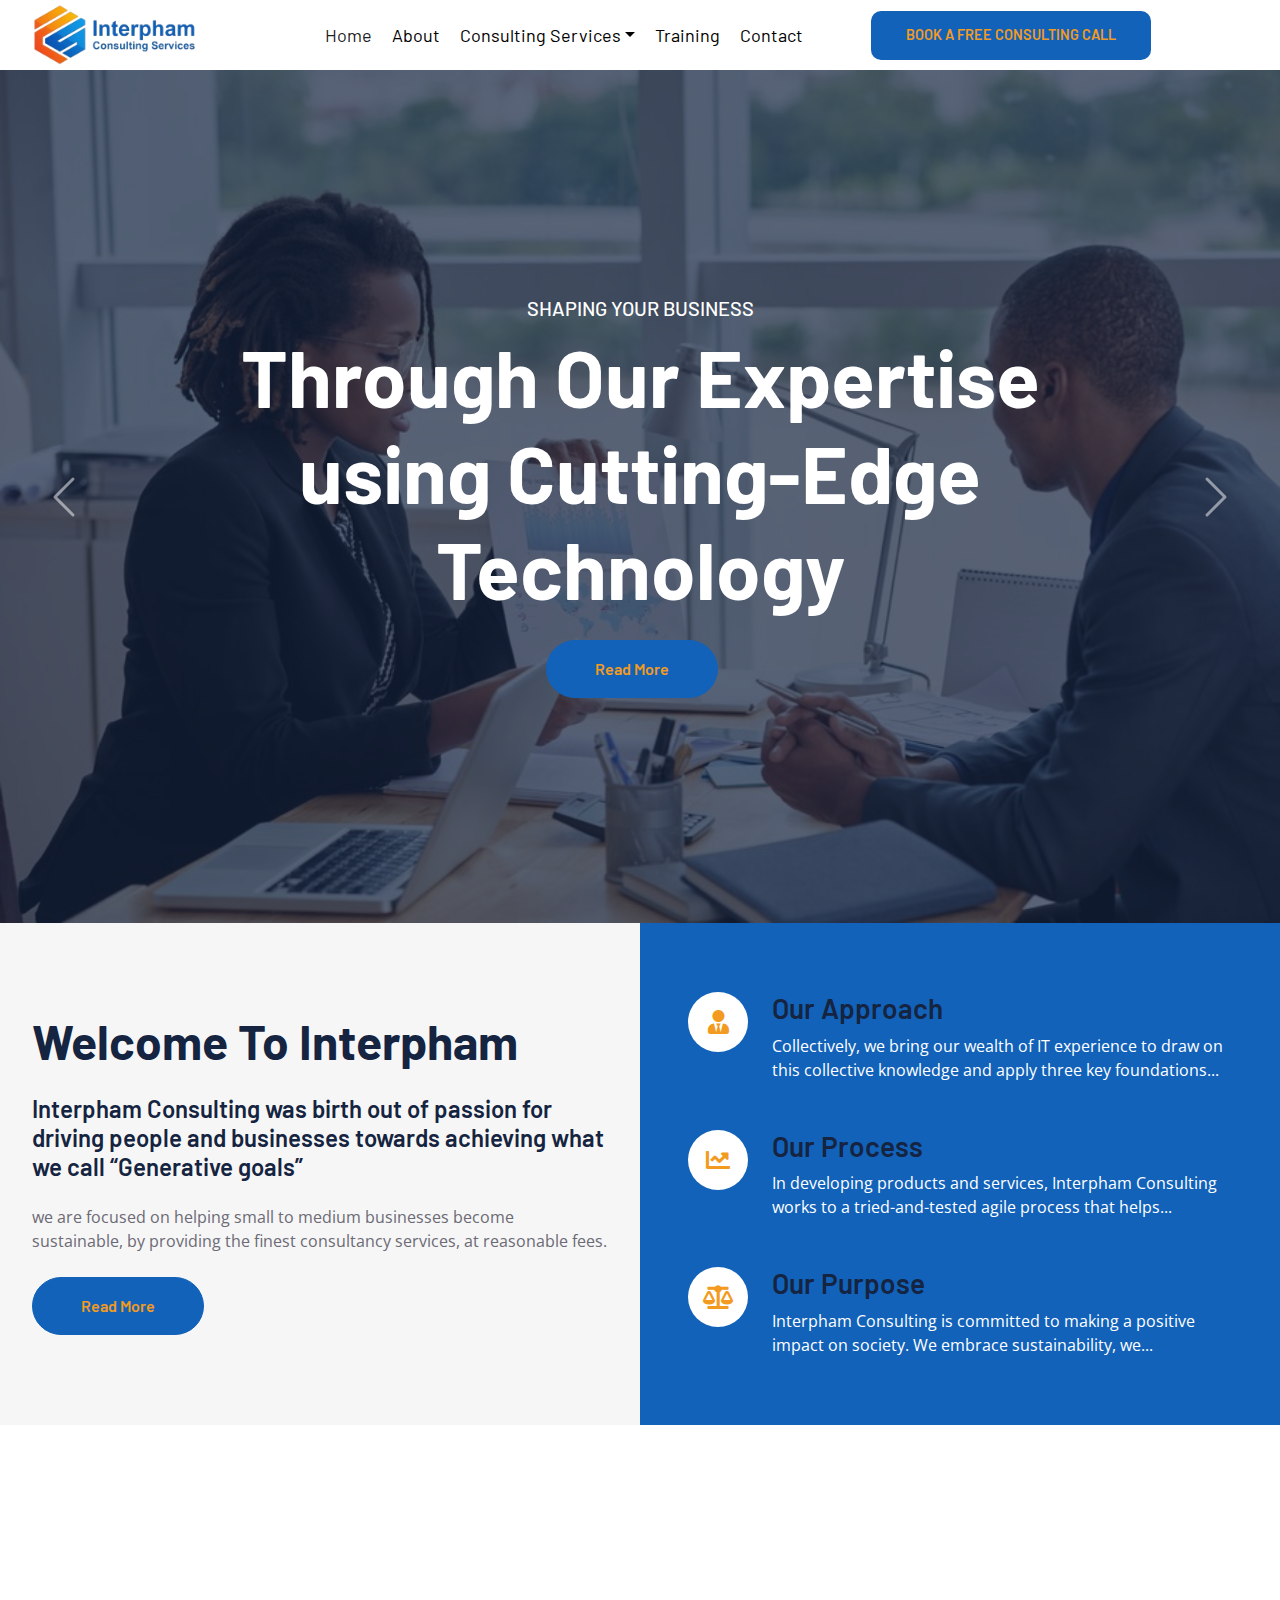
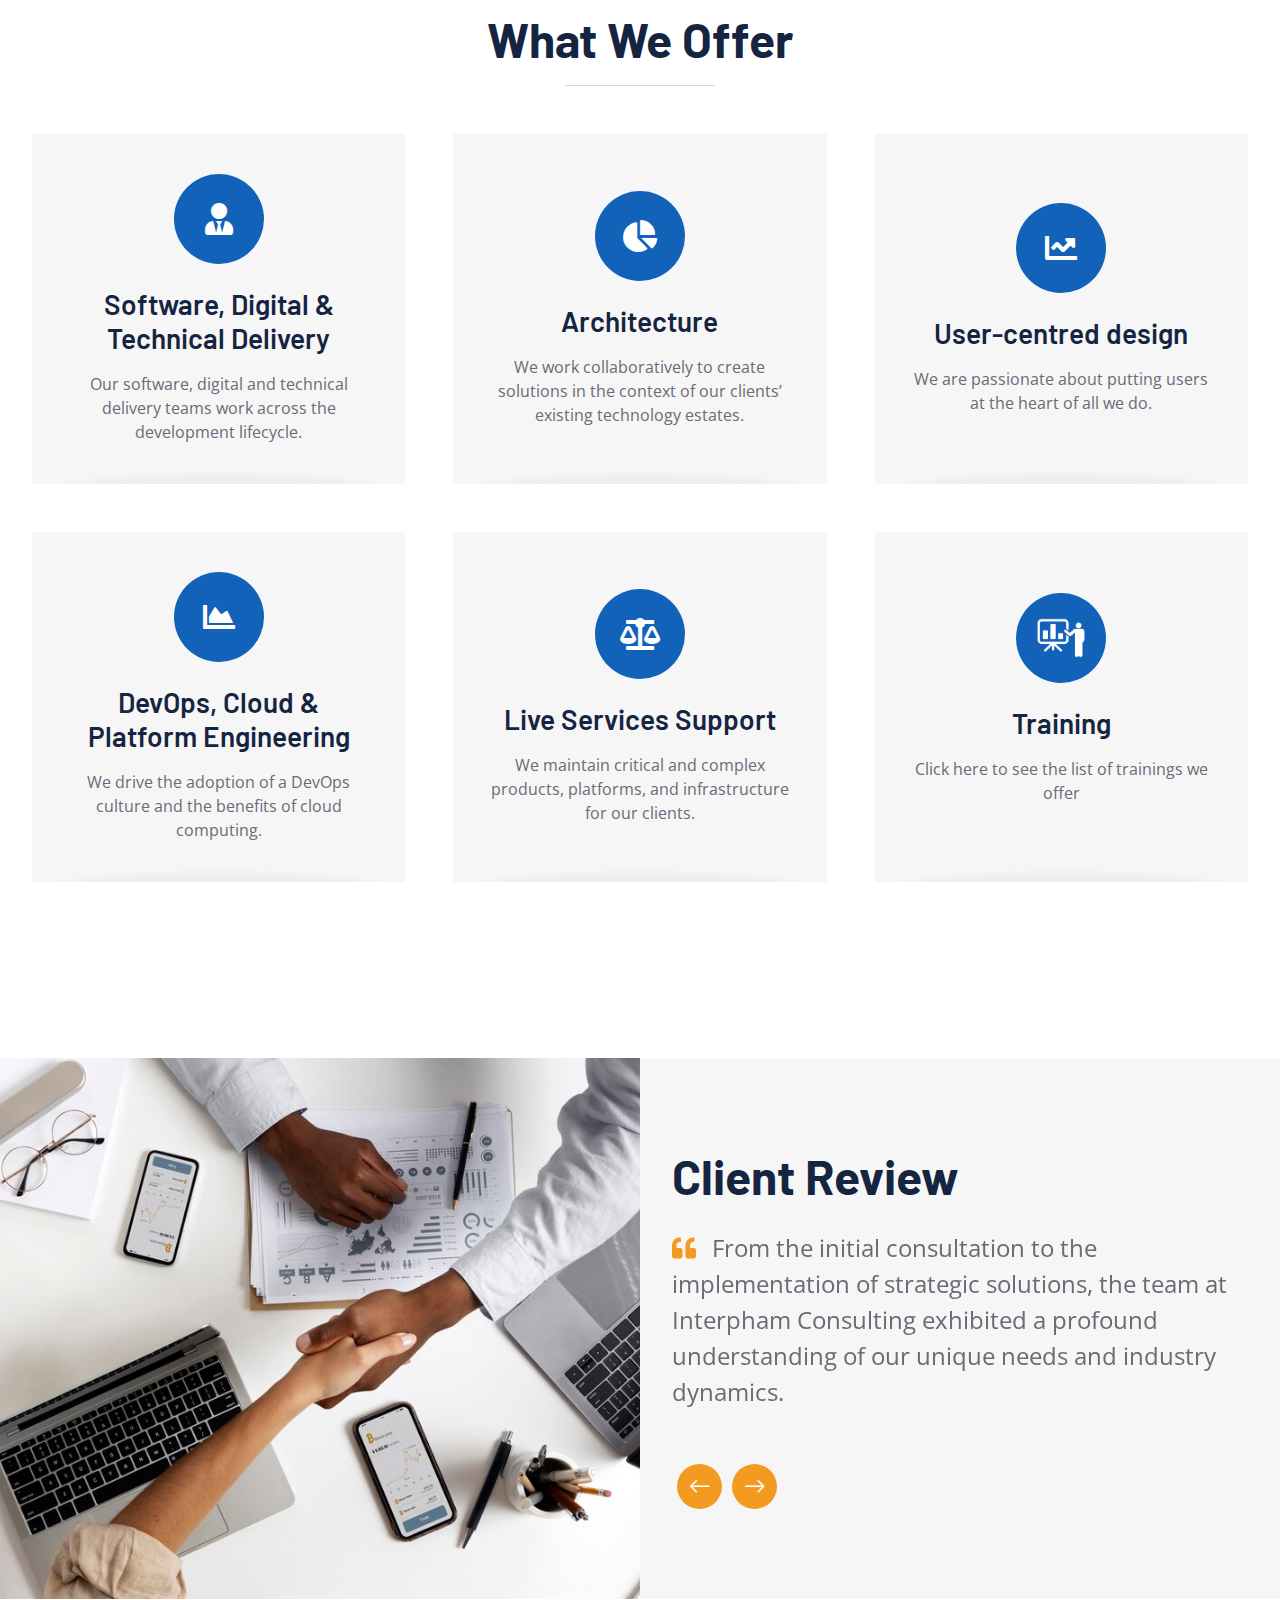
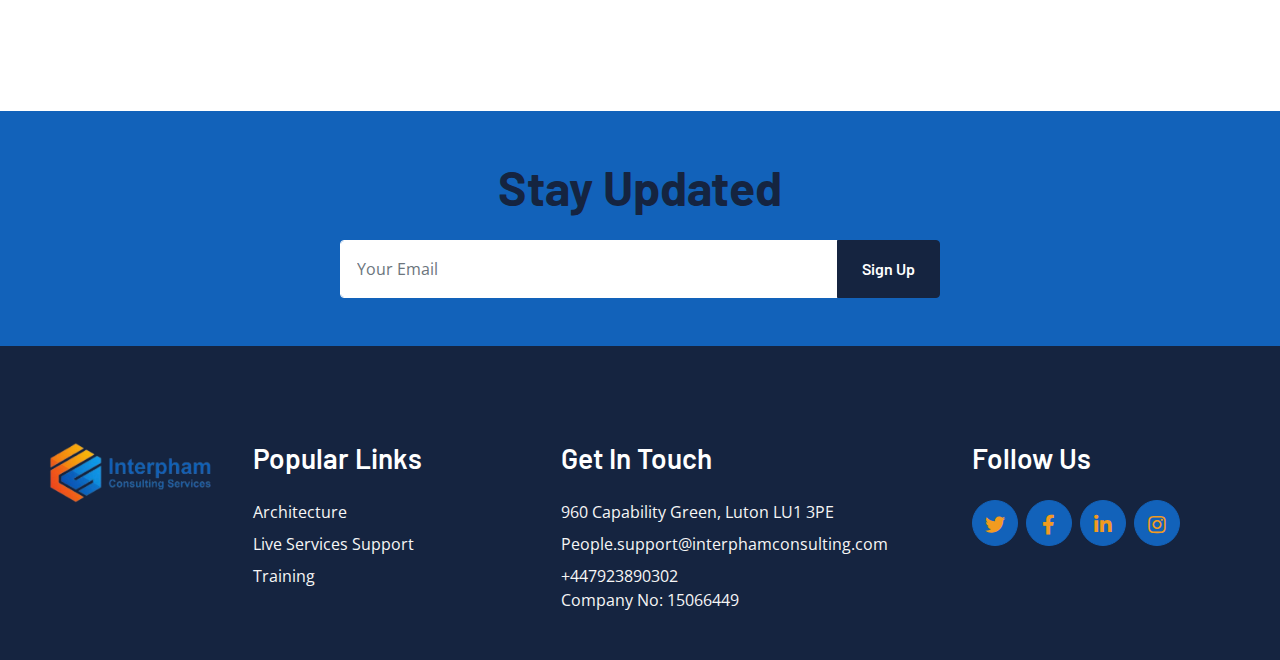
<file: index.html>
<!DOCTYPE html>
<html lang="en">

<head>
    <meta charset="utf-8">
    <title>INTERPHAM CONSULTING - We embrace sustainability </title>
    <meta content="width=device-width, initial-scale=1.0" name="viewport">
    <meta content="Free HTML Templates" name="keywords">
    <meta content="Free HTML Templates" name="description">

    <!-- Favicon -->
    <link href="img/favicon.ico" rel="icon">

    <!-- Google Web Fonts -->
    <link rel="preconnect" href="https://fonts.googleapis.com">
    <link rel="preconnect" href="https://fonts.gstatic.com" crossorigin>
    <link href="https://fonts.googleapis.com/css2?family=Barlow:wght@500;600;700&family=Open+Sans:wght@400;600&display=swap" rel="stylesheet"> 

    <!-- Icon Font Stylesheet -->
    <link href="https://cdnjs.cloudflare.com/ajax/libs/font-awesome/5.10.0/css/all.min.css" rel="stylesheet">
    <link href="https://cdn.jsdelivr.net/npm/bootstrap-icons@1.4.1/font/bootstrap-icons.css" rel="stylesheet">

    <!-- Libraries Stylesheet -->
    <link href="lib/owlcarousel/assets/owl.carousel.min.css" rel="stylesheet">

    <!-- Customized Bootstrap Stylesheet -->
    <link href="css/bootstrap.min.css" rel="stylesheet">

    <!-- Template Stylesheet -->
    <link href="css/style.css" rel="stylesheet">
</head>




    <!-- Navbar Start -->
    <nav class="navbar navbar-expand-lg bg-white navbar-light shadow-sm px-5 py-3 py-lg-0">
        <a href="index.html" class="navbar-brand p-0">
            <img src="img/logointerpham.png" alt="logo" class="logoimg">
        </a>
        <button class="navbar-toggler" type="button" data-bs-toggle="collapse" data-bs-target="#navbarCollapse">
            <span class="navbar-toggler-icon"></span>
        </button>
        <div class="collapse navbar-collapse" id="navbarCollapse">
            <div class="navbar-nav ms-auto ">
                <a href="index.html" class="nav-item nav-link active">Home</a>
                <a href="about.html" class="nav-item nav-link">About</a>
                <div class="nav-item dropdown">
                    <a href="#" class="nav-link dropdown-toggle" data-bs-toggle="dropdown">Consulting Services</a>
                    <div class="dropdown-menu m-0">
                        <a href="software-delivery.html" class="dropdown-item">Software, Technical Delivery</a>
                        <a href="architecture.html" class="dropdown-item">Architecture</a>
                        <a href="usercenter.html" class="dropdown-item">User-centred Design</a>
                        <a href="devopsengineering.html" class="dropdown-item">DevOps, Cloud & Platform Engineering</a>
                        <a href="liveservices.html" class="dropdown-item">Live Services Support</a>
                    </div>
                </div>
                <a href="training.html" class="nav-item nav-link">Training</a>
                <a href="contact.html" class="nav-item nav-link">Contact</a>
            </div>
            <button class="nav-but" style="margin-left: 4em;"><a href="contact.html" style="color: #F29B20;">BOOK A FREE CONSULTING CALL</a></button>
        </div>
    </nav>
    <!-- Navbar End -->


    <!-- Carousel Start -->
    <div class="container-fluid p-0">
        <div id="header-carousel" class="carousel slide carousel-fade" data-bs-ride="carousel">
            <div class="carousel-inner">
                <div class="carousel-item active">
                    <img class="w-100" src="img/carousel-1.jpg" alt="Image">
                    <div class="carousel-caption d-flex flex-column align-items-center justify-content-center">
                        <div class="p-3" style="max-width: 900px;">
                            <h5 class="text-white text-uppercase">Shaping Your Business</h5>
                            <h1 class="display-1 text-white mb-md-4">Through Our Expertise using Cutting-Edge Technology</h1>
                            <a href="about.html" class="btn btn-primary py-md-3 px-md-5 me-3 rounded-pill">Read More</a>
                        </div>
                    </div>
                </div>
                <div class="carousel-item">
                    <img class="w-100" src="img/carousel-2.jpg" alt="Image">
                    <div class="carousel-caption d-flex flex-column align-items-center justify-content-center">
                        <div class="p-3" style="max-width: 900px;">
                            <h5 class="text-white text-uppercase">Business Consultancy</h5>
                            <h1 class="display-1 text-white mb-md-4">Strong business strategy to grow your business</h1>
                            <a href="about.html" class="btn btn-primary py-md-3 px-md-5 me-3 rounded-pill">Read More</a>
                        </div>
                    </div>
                </div>
            </div>
            <button class="carousel-control-prev" type="button" data-bs-target="#header-carousel"
                data-bs-slide="prev">
                <span class="carousel-control-prev-icon" aria-hidden="true"></span>
                <span class="visually-hidden">Previous</span>
            </button>
            <button class="carousel-control-next" type="button" data-bs-target="#header-carousel"
                data-bs-slide="next">
                <span class="carousel-control-next-icon" aria-hidden="true"></span>
                <span class="visually-hidden">Next</span>
            </button>
        </div>
    </div>
    <!-- Carousel End -->


    <!-- About Start -->
    <div class="container-fluid bg-secondary p-0">
        <div class="row g-0">
            <div class="col-lg-6 py-6 px-5">
                <h1 class="display-5 mb-4">Welcome To Interpham</h1>
                <h4 class="mb-4" style="color: #152440;">Interpham Consulting was birth out of passion for driving people and businesses towards achieving what we call “Generative goals”</h4>
                <p class="mb-4"> we are focused on helping small to medium businesses become sustainable, by providing the finest consultancy services, at reasonable fees.</p>
                <a href="about.html" class="btn btn-primary py-md-3 px-md-5 rounded-pill">Read More</a>
            </div>
            <div class="col-lg-6">
                <div class="h-100 d-flex flex-column justify-content-center bg-primary p-5">
                    <div class="d-flex text-white mb-5">
                        <div class="d-flex flex-shrink-0 align-items-center justify-content-center bg-white text-primary rounded-circle mx-auto mb-4" style="width: 60px; height: 60px;">
                            <i class="fa fa-user-tie fs-4"></i>
                        </div>
                        <div class="ps-4">
                            <h3>Our Approach</h3>
                            <p class="mb-0">Collectively, we bring our wealth of IT experience to draw on this collective knowledge and apply three key foundations...</p>
                        </div>
                    </div>
                    <div class="d-flex text-white mb-5">
                        <div class="d-flex flex-shrink-0 align-items-center justify-content-center bg-white text-primary rounded-circle mx-auto mb-4" style="width: 60px; height: 60px;">
                            <i class="fa fa-chart-line fs-4"></i>
                        </div>
                        <div class="ps-4">
                            <h3>Our Process</h3>
                            <p class="mb-0">In developing products and services, Interpham Consulting works to a tried-and-tested agile process that helps...</p>
                        </div>
                    </div>
                    <div class="d-flex text-white">
                        <div class="d-flex flex-shrink-0 align-items-center justify-content-center bg-white text-primary rounded-circle mx-auto mb-4" style="width: 60px; height: 60px;">
                            <i class="fa fa-balance-scale fs-4"></i>
                        </div>
                        <div class="ps-4">
                            <h3>Our Purpose</h3>
                            <p class="mb-0">Interpham Consulting is committed to making a positive impact on society. We embrace sustainability, we...</p>
                        </div>
                    </div>
                </div>
            </div>
        </div>
    </div>
    <!-- About End -->
    

    <!-- Services Start -->
    <div class="container-fluid pt-6 px-5" style="margin-bottom: 8em; margin-top: 6em;">
        <div class="text-center mx-auto mb-5" style="max-width: 600px;">
            <h1 class="display-5 mb-0">What We Offer</h1>
            <hr class="w-25 mx-auto bg-primary">
        </div>
        <div class="row g-5">
            <div class="col-lg-4 col-md-6">
                <div class="service-item bg-secondary text-center px-5">
                    <div class="d-flex align-items-center justify-content-center bg-primary text-white rounded-circle mx-auto mb-4" style="width: 90px; height: 90px;">
                        <i class="fa fa-user-tie fa-2x"></i>
                    </div>
                    <h3 class="mb-3">Software, Digital & Technical Delivery</h3>
                    <p class="mb-0">Our software, digital and technical delivery teams work across the development lifecycle.
                    </p>
                </div>
            </div>
            <div class="col-lg-4 col-md-6">
                <div class="service-item bg-secondary text-center px-5">
                    <div class="d-flex align-items-center justify-content-center bg-primary text-white rounded-circle mx-auto mb-4" style="width: 90px; height: 90px;">
                        <i class="fa fa-chart-pie fa-2x"></i>
                    </div>
                    <h3 class="mb-3">Architecture</h3>
                    <p class="mb-0">We work collaboratively to create solutions in the context of our clients’ existing technology estates.</p>
                </div>
            </div>
            <div class="col-lg-4 col-md-6">
                <div class="service-item bg-secondary text-center px-5">
                    <div class="d-flex align-items-center justify-content-center bg-primary text-white rounded-circle mx-auto mb-4" style="width: 90px; height: 90px;">
                        <i class="fa fa-chart-line fa-2x"></i>
                    </div>
                    <h3 class="mb-3">User-centred design</h3>
                    <p class="mb-0">We are passionate about putting users at the heart of all we do.</p>
                </div>
            </div>
            <div class="col-lg-4 col-md-6">
                <div class="service-item bg-secondary text-center px-5">
                    <div class="d-flex align-items-center justify-content-center bg-primary text-white rounded-circle mx-auto mb-4" style="width: 90px; height: 90px;">
                        <i class="fa fa-chart-area fa-2x"></i>
                    </div>
                    <h3 class="mb-3">DevOps, Cloud & Platform Engineering</h3>
                    <p class="mb-0">We drive the adoption of a DevOps culture and the benefits of cloud computing.</p>
                </div>
            </div>
            <div class="col-lg-4 col-md-6">
                <div class="service-item bg-secondary text-center px-5">
                    <div class="d-flex align-items-center justify-content-center bg-primary text-white rounded-circle mx-auto mb-4" style="width: 90px; height: 90px;">
                        <i class="fa fa-balance-scale fa-2x"></i>
                    </div>
                    <h3 class="mb-3">Live Services Support</h3>
                    <p class="mb-0">We maintain critical and complex products, platforms, and infrastructure for our clients.</p>
                </div>
            </div>
            <div class="col-lg-4 col-md-6">
                <div class="service-item bg-secondary text-center px-5">
                    <div class="d-flex align-items-center justify-content-center bg-primary text-white rounded-circle mx-auto mb-4" style="width: 90px; height: 90px;">
                        <img src="img/presentation.png" alt="presentation" style="width: 50px;">
                    </div>
                    <h3 class="mb-3">Training</h3>
                    <a href="training.html" class="mb-0" style="color: #6B6A75;">Click here to see the list of trainings we offer</p>
                    <!-- <button class="nav-but mt-4"><a href="training.html" style="color: #F29B20;">Click</a></button> -->
                </div>
            </div>
        </div>
    </div>
    


    <!-- Testimonial Start -->
    <div class="container-fluid bg-secondary p-0 mb-5">
        <div class="row g-0">
            <div class="col-lg-6" style="min-height: 500px;">
                <div class="position-relative h-100">
                    <img class="position-absolute w-100 h-100" src="img/testimg.jpg" style="object-fit: cover;">
                </div>
            </div>
            <div class="col-lg-6 py-6 px-5">
                <h1 class="display-5 mb-4">Client Review</h1>
                <div class="owl-carousel testimonial-carousel">
                    <div class="testimonial-item">
                        <p class="fs-4 fw-normal mb-4"><i class="fa fa-quote-left text-primary me-3">
                        </i>From the initial consultation to the implementation of strategic solutions, the 
                        team at Interpham Consulting exhibited a profound understanding of our unique needs and industry dynamics. 
                        </p>
                    </div>
                    <div class="testimonial-item">
                        <p class="fs-4 fw-normal mb-4"><i class="fa fa-quote-left text-primary me-3">
                        </i>Their comprehensive approach, coupled with a keen ability to identify innovative opportunities for improvement, 
                        set them apart in the competitive consulting landscape.
                       </p>
                    </div>
                </div>
            </div>
        </div>
    </div>
   
    

     <!-- Footer Start -->
     <div class="container-fluid bg-primary text-secondary p-5" style="margin-top: 7em;">
        <div class="row g-5">
            <div class="col-12 text-center">
                <h1 class="display-5 mb-4">Stay Updated</h1>
                <form class="mx-auto" style="max-width: 600px;">
                    <div class="input-group">
                        <input type="text" class="form-control border-white p-3" placeholder="Your Email">
                        <button class="btn btn-dark px-4">Sign Up</button>
                    </div>
                </form>
            </div>
        </div>
    </div>
    <div class="container-fluid bg-dark text-secondary p-5">
        <div class="row g-5">
            <div class="col-lg-2 col-md-6">
                <!-- <h3 class="text-white mb-4">Quick Links</h3> -->
                <div class="d-flex flex-column ">
                    <a class="text-secondary mb-2" href="index.html"> <img src="img/logointerpham.png" alt="logo" style="width: 170px;"></a>
                </div>
            </div>
            <div class="col-lg-3 col-md-6">
                <h3 class="text-white mb-4">Popular Links</h3>
                <div class="d-flex flex-column justify-content-start">
                    <a class="text-secondary mb-2" href="architecture.html">Architecture</a>
                    <a class="text-secondary mb-2" href="liveservices.html">Live Services Support</a>
                    <a class="text-secondary mb-2" href="training.html">Training</a>
                </div>
            </div>
            <div class="col-lg-4 col-md-6">
                <h3 class="text-white mb-4">Get In Touch</h3>
                <p class="mb-2">960 Capability Green, Luton LU1 3PE</p>
                <p class="mb-2">People.support@interphamconsulting.com</p>
                <p class="mb-0">+447923890302</p>
                <p class="mb-0">Company No: 15066449</p>
            </div>
            <div class="col-lg-3 col-md-6">
                <h3 class="text-white mb-4">Follow Us</h3>
                <div class="d-flex">
                    <a class="btn btn-lg btn-primary btn-lg-square rounded-circle me-2" href="#"><i class="fab fa-twitter fw-normal"></i></a>
                    <a class="btn btn-lg btn-primary btn-lg-square rounded-circle me-2" href="#"><i class="fab fa-facebook-f fw-normal"></i></a>
                    <a class="btn btn-lg btn-primary btn-lg-square rounded-circle me-2" href="#"><i class="fab fa-linkedin-in fw-normal"></i></a>
                    <a class="btn btn-lg btn-primary btn-lg-square rounded-circle" href="#"><i class="fab fa-instagram fw-normal"></i></a>
                </div>
            </div>
        </div>
    </div>
    <!-- Footer End -->


    <!-- Back to Top -->
    <a href="#" class="btn btn-lg btn-primary btn-lg-square rounded-circle back-to-top"><i class="bi bi-arrow-up"></i></a>


    <!-- JavaScript Libraries -->
    <script src="https://code.jquery.com/jquery-3.4.1.min.js"></script>
    <script src="https://cdn.jsdelivr.net/npm/bootstrap@5.0.0/dist/js/bootstrap.bundle.min.js"></script>
    <script src="lib/easing/easing.min.js"></script>
    <script src="lib/waypoints/waypoints.min.js"></script>
    <script src="lib/owlcarousel/owl.carousel.min.js"></script>

    <!-- Template Javascript -->
    <script src="js/main.js"></script>
</body>

</html>
</file>
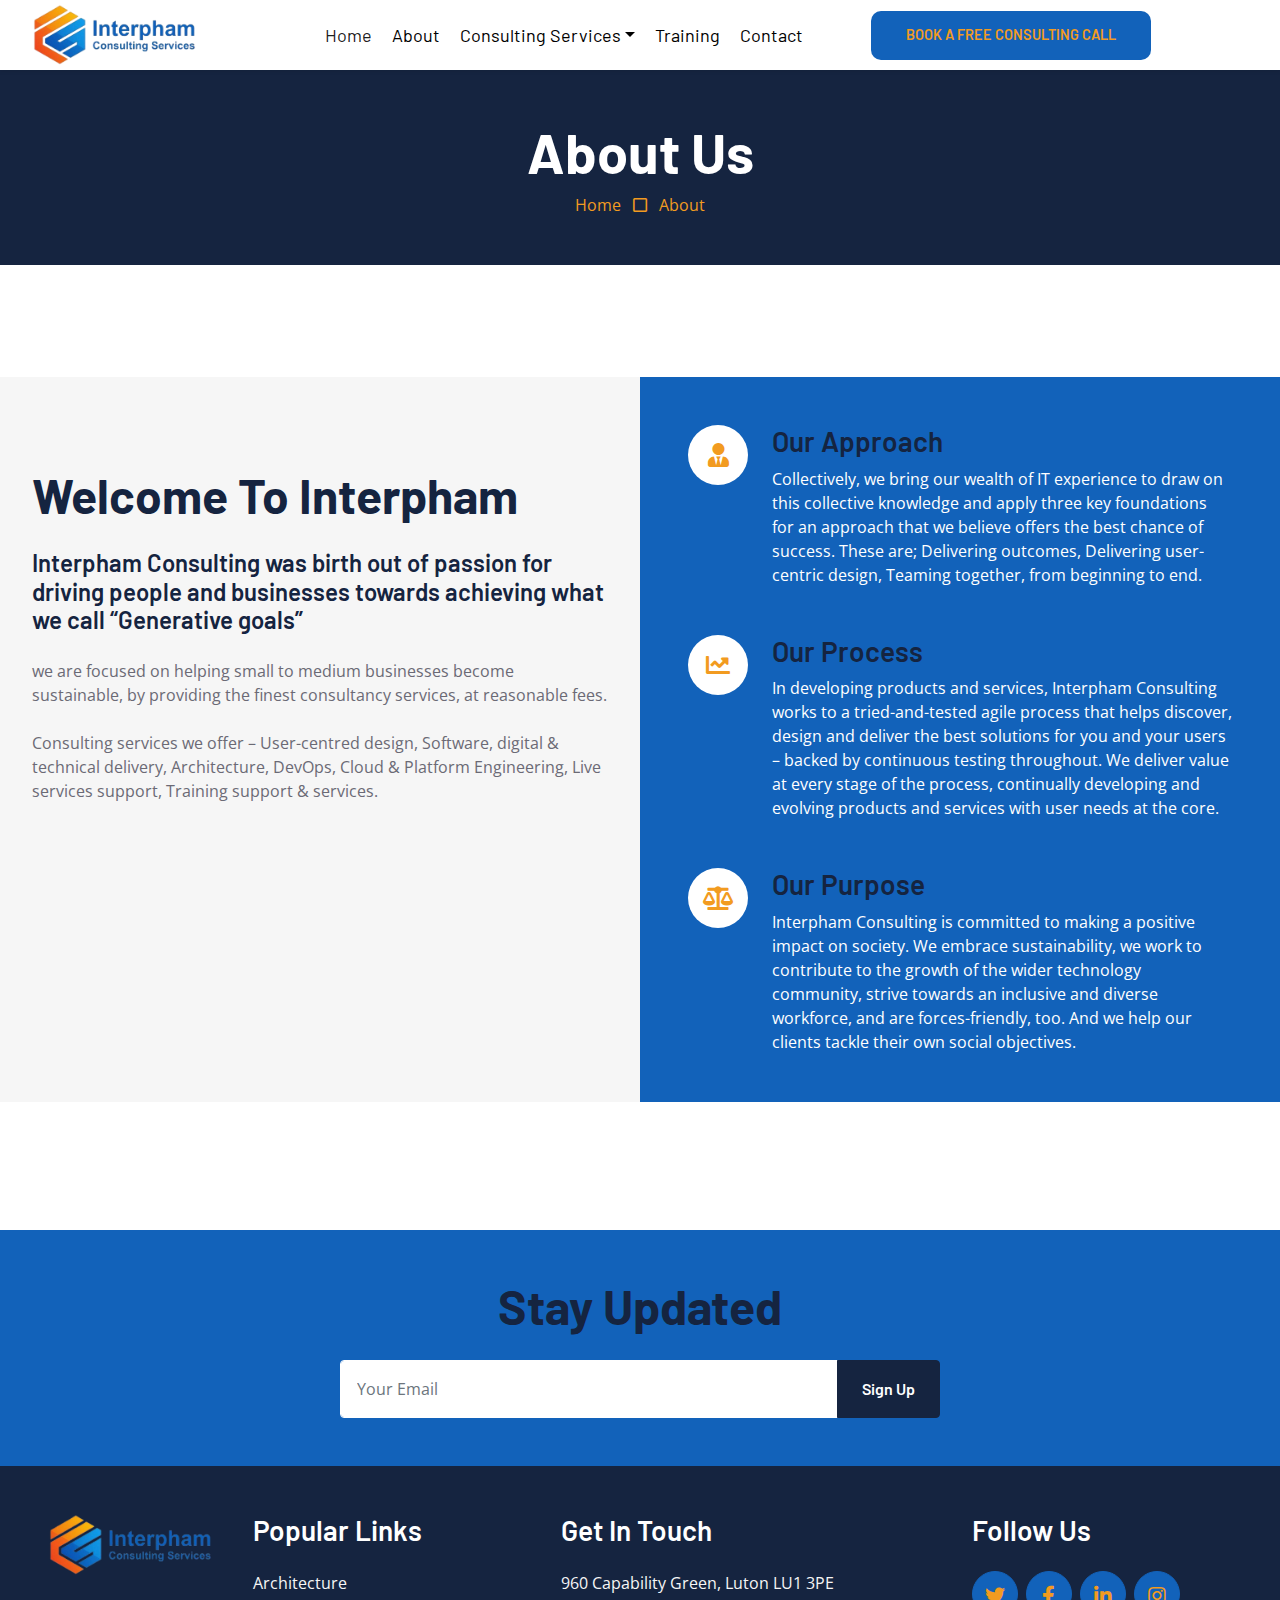
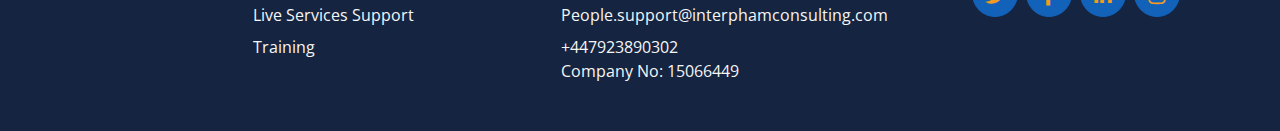
<file: about.html>
<!DOCTYPE html>
<html lang="en">

<head>
    <meta charset="utf-8">
    <title>INTERPHAM CONSULTING - We embrace sustainability </title>
    <meta content="width=device-width, initial-scale=1.0" name="viewport">
    <meta content="Free HTML Templates" name="keywords">
    <meta content="Free HTML Templates" name="description">

    <!-- Favicon -->
    <link href="img/favicon.ico" rel="icon">

    <!-- Google Web Fonts -->
    <link rel="preconnect" href="https://fonts.googleapis.com">
    <link rel="preconnect" href="https://fonts.gstatic.com" crossorigin>
    <link href="https://fonts.googleapis.com/css2?family=Barlow:wght@500;600;700&family=Open+Sans:wght@400;600&display=swap" rel="stylesheet"> 

    <!-- Icon Font Stylesheet -->
    <link href="https://cdnjs.cloudflare.com/ajax/libs/font-awesome/5.10.0/css/all.min.css" rel="stylesheet">
    <link href="https://cdn.jsdelivr.net/npm/bootstrap-icons@1.4.1/font/bootstrap-icons.css" rel="stylesheet">

    <!-- Libraries Stylesheet -->
    <link href="lib/owlcarousel/assets/owl.carousel.min.css" rel="stylesheet">

    <!-- Customized Bootstrap Stylesheet -->
    <link href="css/bootstrap.min.css" rel="stylesheet">

    <!-- Template Stylesheet -->
    <link href="css/style.css" rel="stylesheet">
</head>




    <!-- Navbar Start -->
    <nav class="navbar navbar-expand-lg bg-white navbar-light shadow-sm px-5 py-3 py-lg-0">
        <a href="index.html" class="navbar-brand p-0">
            <img src="img/logointerpham.png" alt="logo" class="logoimg">
        </a>
        <button class="navbar-toggler" type="button" data-bs-toggle="collapse" data-bs-target="#navbarCollapse">
            <span class="navbar-toggler-icon"></span>
        </button>
        <div class="collapse navbar-collapse" id="navbarCollapse">
            <div class="navbar-nav ms-auto ">
                <a href="index.html" class="nav-item nav-link active">Home</a>
                <a href="about.html" class="nav-item nav-link">About</a>
                <div class="nav-item dropdown">
                    <a href="#" class="nav-link dropdown-toggle" data-bs-toggle="dropdown">Consulting Services</a>
                    <div class="dropdown-menu m-0">
                        <a href="software-delivery.html" class="dropdown-item">Software, Technical Delivery</a>
                        <a href="architecture.html" class="dropdown-item">Architecture</a>
                        <a href="usercenter.html" class="dropdown-item">User-centred Design</a>
                        <a href="devopsengineering.html" class="dropdown-item">DevOps, Cloud & Platform Engineering</a>
                        <a href="liveservices.html" class="dropdown-item">Live Services Support</a>
                    </div>
                </div>
                <a href="training.html" class="nav-item nav-link">Training</a>
                <a href="contact.html" class="nav-item nav-link">Contact</a>
            </div>
            <button class="nav-but" style="margin-left: 4em;"><a href="contact.html" style="color: #F29B20;">BOOK A FREE CONSULTING CALL</a></button>
        </div>
    </nav>
    <!-- Navbar End -->


    <!-- Page Header Start -->
    <div class="container-fluid bg-dark p-5">
        <div class="row">
            <div class="col-12 text-center">
                <h1 class="display-4 text-white">About Us</h1>
                <a href="index.html">Home</a>
                <i class="far fa-square text-primary px-2"></i>
                <a href="">About</a>
            </div>
        </div>
    </div>
    <!-- Page Header End -->


    <!-- About Start -->
    <div class="container-fluid bg-secondary p-0" style="margin-bottom: 8em; margin-top: 7em;">
        <div class="row g-0">
            <div class="col-lg-6 py-6 px-5">
                <h1 class="display-5 mb-4">Welcome To Interpham</h1>
                <h4 class="mb-4" style="color: #152440;">Interpham Consulting was birth out of passion for driving people and businesses towards achieving what we call “Generative goals”</h4>
                <p class="mb-4"> we are focused on helping small to medium businesses become sustainable, by providing the finest consultancy services, at reasonable fees.</p>
                <p class="mb-4">
                    Consulting services we offer – User-centred design, Software, digital & technical delivery, Architecture, 
                    DevOps, Cloud & Platform Engineering, Live services support, Training support & services.
                </p>
                <!-- <a href="" class="btn btn-primary py-md-3 px-md-5 rounded-pill">Read More</a> -->
            </div>
            <div class="col-lg-6">
                <div class="h-100 d-flex flex-column justify-content-center bg-primary p-5">
                    <div class="d-flex text-white mb-5">
                        <div class="d-flex flex-shrink-0 align-items-center justify-content-center bg-white text-primary rounded-circle mx-auto mb-4" style="width: 60px; height: 60px;">
                            <i class="fa fa-user-tie fs-4"></i>
                        </div>
                        <div class="ps-4">
                            <h3>Our Approach</h3>
                            <p class="mb-0">Collectively, we bring our wealth of IT experience to draw on this collective knowledge 
                                and apply three key foundations for an approach that we believe offers the best chance of success. 
                                These are; Delivering outcomes, Delivering user-centric design, Teaming together, from beginning to end.
                            </p>
                        </div>
                    </div>
                    <div class="d-flex text-white mb-5">
                        <div class="d-flex flex-shrink-0 align-items-center justify-content-center bg-white text-primary rounded-circle mx-auto mb-4" style="width: 60px; height: 60px;">
                            <i class="fa fa-chart-line fs-4"></i>
                        </div>
                        <div class="ps-4">
                            <h3>Our Process</h3>
                            <p class="mb-0">In developing products and services, Interpham Consulting works to a tried-and-tested 
                                agile process that helps discover, design and deliver the best solutions for you and your users – backed 
                                by continuous testing throughout. We deliver value at every stage of the process, continually developing 
                                and evolving products and services with user needs at the core.
                            </p>
                        </div>
                    </div>
                    <div class="d-flex text-white">
                        <div class="d-flex flex-shrink-0 align-items-center justify-content-center bg-white text-primary rounded-circle mx-auto mb-4" style="width: 60px; height: 60px;">
                            <i class="fa fa-balance-scale fs-4"></i>
                        </div>
                        <div class="ps-4">
                            <h3>Our Purpose</h3>
                            <p class="mb-0">Interpham Consulting is committed to making a positive impact on society. We embrace sustainability, 
                                we work to contribute to the growth of the wider technology community, strive towards an inclusive and 
                                diverse workforce, and are forces-friendly, too. And we help our clients tackle their own social objectives.
                            </p>
                        </div>
                    </div>
                </div>
            </div>
        </div>
    </div>
    <!-- About End -->
    

    <!-- Footer Start -->
    <div class="container-fluid bg-primary text-secondary p-5" style="margin-top: 7em;">
        <div class="row g-5">
            <div class="col-12 text-center">
                <h1 class="display-5 mb-4">Stay Updated</h1>
                <form class="mx-auto" style="max-width: 600px;">
                    <div class="input-group">
                        <input type="text" class="form-control border-white p-3" placeholder="Your Email">
                        <button class="btn btn-dark px-4">Sign Up</button>
                    </div>
                </form>
            </div>
        </div>
    </div>
    <div class="container-fluid bg-dark text-secondary p-5">
        <div class="row g-5">
            <div class="col-lg-2 col-md-6">
                <!-- <h3 class="text-white mb-4">Quick Links</h3> -->
                <div class="d-flex flex-column justify-content-start">
                    <a class="text-secondary mb-2" href="index.html"> <img src="img/logointerpham.png" alt="logo" style="width: 170px;"></a>
                </div>
            </div>
            <div class="col-lg-3 col-md-6">
                <h3 class="text-white mb-4">Popular Links</h3>
                <div class="d-flex flex-column justify-content-start">
                    <a class="text-secondary mb-2" href="architecture.html">Architecture</a>
                    <a class="text-secondary mb-2" href="liveservices.html">Live Services Support</a>
                    <a class="text-secondary mb-2" href="training.html">Training</a>
                </div>
            </div>
            <div class="col-lg-4 col-md-6">
                <h3 class="text-white mb-4">Get In Touch</h3>
                <p class="mb-2">960 Capability Green, Luton LU1 3PE</p>
                <p class="mb-2">People.support@interphamconsulting.com</p>
                <p class="mb-0">+447923890302</p>
                <p class="mb-0">Company No: 15066449</p>
            </div>
            <div class="col-lg-3 col-md-6">
                <h3 class="text-white mb-4">Follow Us</h3>
                <div class="d-flex">
                    <a class="btn btn-lg btn-primary btn-lg-square rounded-circle me-2" href="#"><i class="fab fa-twitter fw-normal"></i></a>
                    <a class="btn btn-lg btn-primary btn-lg-square rounded-circle me-2" href="#"><i class="fab fa-facebook-f fw-normal"></i></a>
                    <a class="btn btn-lg btn-primary btn-lg-square rounded-circle me-2" href="#"><i class="fab fa-linkedin-in fw-normal"></i></a>
                    <a class="btn btn-lg btn-primary btn-lg-square rounded-circle" href="#"><i class="fab fa-instagram fw-normal"></i></a>
                </div>
            </div>
        </div>
    </div>
    <!-- Footer End -->


    <!-- Back to Top -->
    <a href="#" class="btn btn-lg btn-primary btn-lg-square rounded-circle back-to-top"><i class="bi bi-arrow-up"></i></a>


    <!-- JavaScript Libraries -->
    <script src="https://code.jquery.com/jquery-3.4.1.min.js"></script>
    <script src="https://cdn.jsdelivr.net/npm/bootstrap@5.0.0/dist/js/bootstrap.bundle.min.js"></script>
    <script src="lib/easing/easing.min.js"></script>
    <script src="lib/waypoints/waypoints.min.js"></script>
    <script src="lib/owlcarousel/owl.carousel.min.js"></script>

    <!-- Template Javascript -->
    <script src="js/main.js"></script>
</body>

</html>
</file>
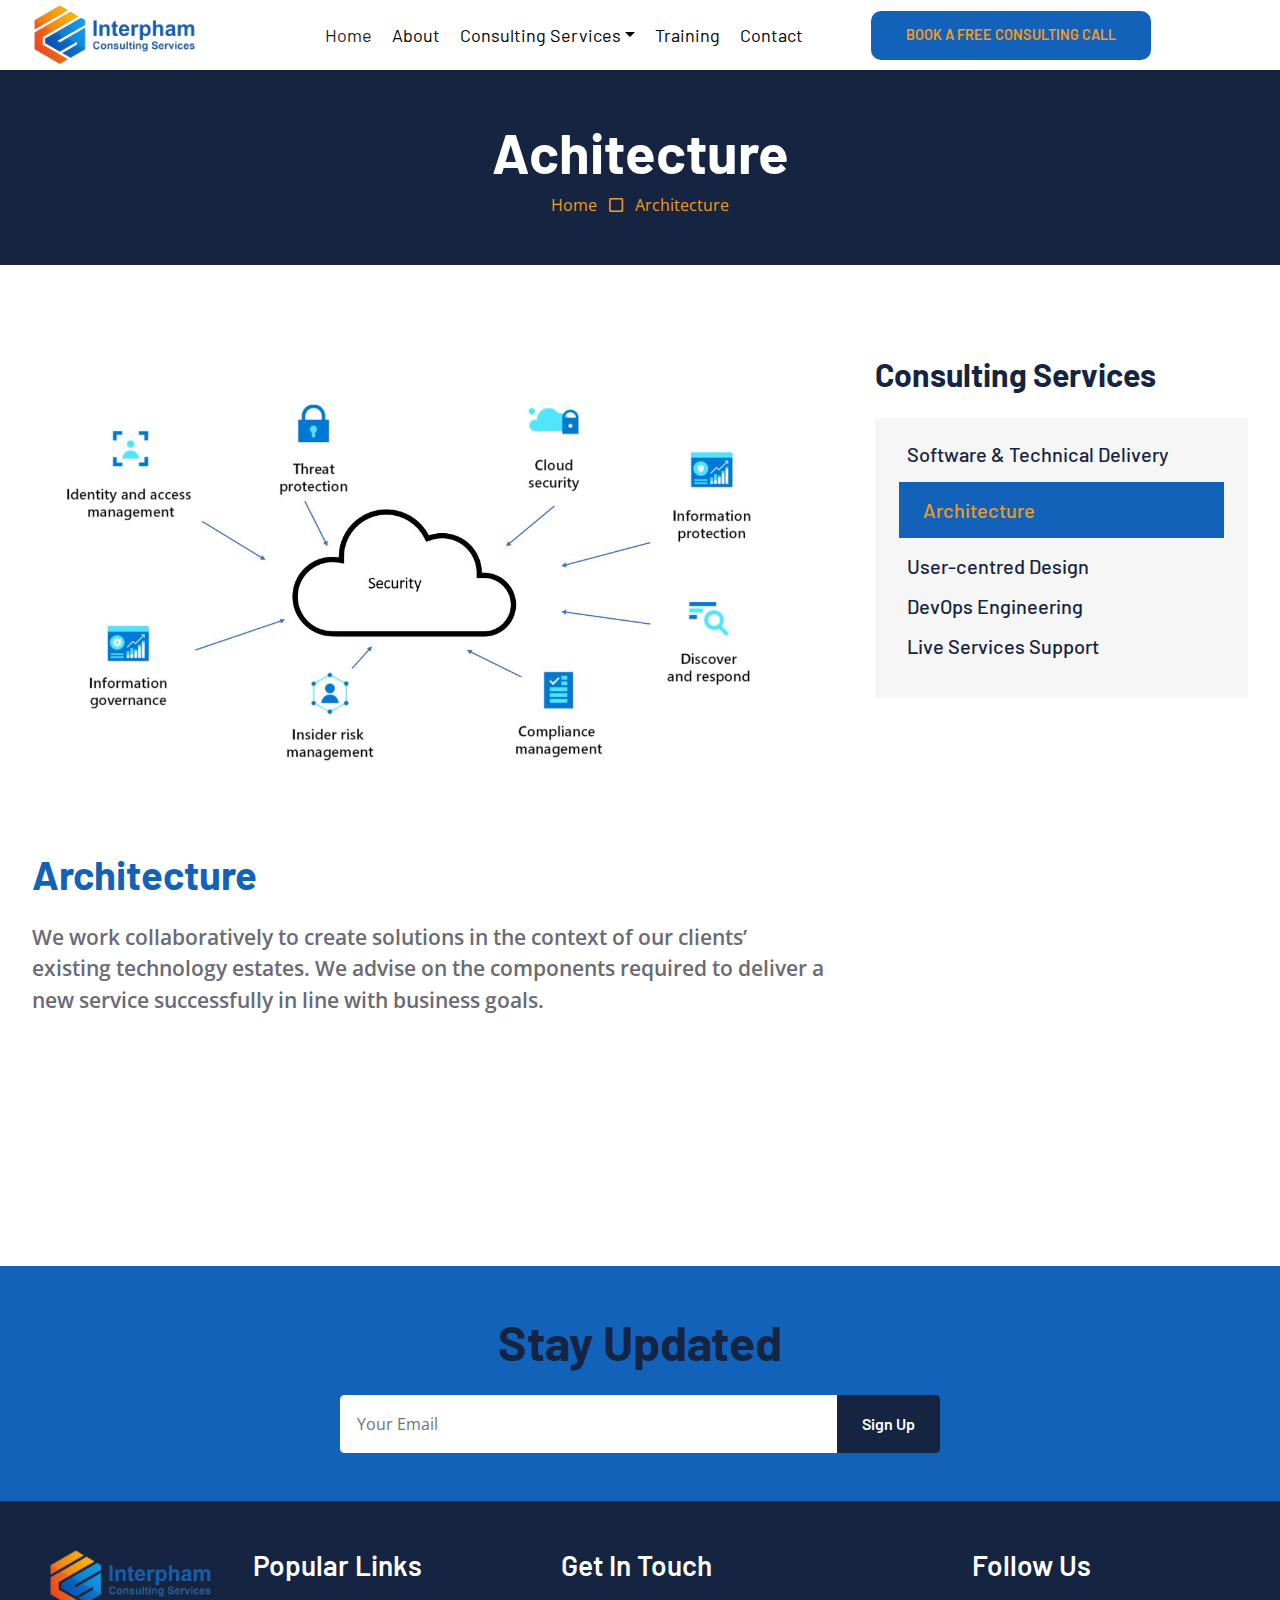
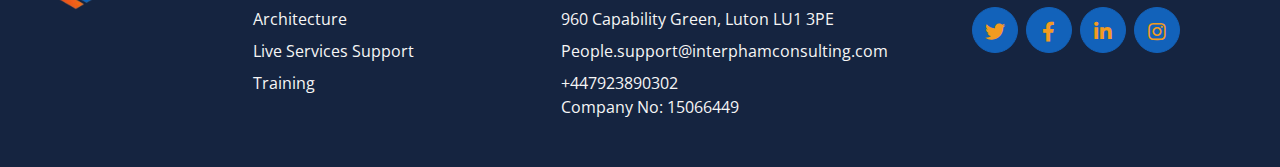
<file: architecture.html>
<!DOCTYPE html>
<html lang="en">

<head>
    <meta charset="utf-8">
    <title>INTERPHAM CONSULTING - We embrace sustainability </title>
    <meta content="width=device-width, initial-scale=1.0" name="viewport">
    <meta content="Free HTML Templates" name="keywords">
    <meta content="Free HTML Templates" name="description">

    <!-- Favicon -->
    <link href="img/favicon.ico" rel="icon">

    <!-- Google Web Fonts -->
    <link rel="preconnect" href="https://fonts.googleapis.com">
    <link rel="preconnect" href="https://fonts.gstatic.com" crossorigin>
    <link href="https://fonts.googleapis.com/css2?family=Barlow:wght@500;600;700&family=Open+Sans:wght@400;600&display=swap" rel="stylesheet"> 

    <!-- Icon Font Stylesheet -->
    <link href="https://cdnjs.cloudflare.com/ajax/libs/font-awesome/5.10.0/css/all.min.css" rel="stylesheet">
    <link href="https://cdn.jsdelivr.net/npm/bootstrap-icons@1.4.1/font/bootstrap-icons.css" rel="stylesheet">

    <!-- Libraries Stylesheet -->
    <link href="lib/owlcarousel/assets/owl.carousel.min.css" rel="stylesheet">

    <!-- Customized Bootstrap Stylesheet -->
    <link href="css/bootstrap.min.css" rel="stylesheet">

    <!-- Template Stylesheet -->
    <link href="css/style.css" rel="stylesheet">
</head>


    <!-- Navbar Start -->
    <nav class="navbar navbar-expand-lg bg-white navbar-light shadow-sm px-5 py-3 py-lg-0">
        <a href="index.html" class="navbar-brand p-0">
            <img src="img/logointerpham.png" alt="logo" class="logoimg">
        </a>
        <button class="navbar-toggler" type="button" data-bs-toggle="collapse" data-bs-target="#navbarCollapse">
            <span class="navbar-toggler-icon"></span>
        </button>
        <div class="collapse navbar-collapse" id="navbarCollapse">
            <div class="navbar-nav ms-auto ">
                <a href="index.html" class="nav-item nav-link active">Home</a>
                <a href="about.html" class="nav-item nav-link">About</a>
                <div class="nav-item dropdown">
                    <a href="#" class="nav-link dropdown-toggle" data-bs-toggle="dropdown">Consulting Services</a>
                    <div class="dropdown-menu m-0">
                        <a href="software-delivery.html" class="dropdown-item">Software, Technical Delivery</a>
                        <a href="architecture.html" class="dropdown-item">Architecture</a>
                        <a href="usercenter.html" class="dropdown-item">User-centred Design</a>
                        <a href="devopsengineering.html" class="dropdown-item">DevOps, Cloud & Platform Engineering</a>
                        <a href="liveservices.html" class="dropdown-item">Live Services Support</a>
                    </div>
                </div>
                <a href="training.html" class="nav-item nav-link">Training</a>
                <a href="contact.html" class="nav-item nav-link">Contact</a>
            </div>
            <button class="nav-but" style="margin-left: 4em;"><a href="contact.html" style="color: #F29B20;">BOOK A FREE CONSULTING CALL</a></button>
        </div>
    </nav>
    <!-- Navbar End -->


    <!-- Page Header Start -->
    <div class="container-fluid bg-dark p-5">
        <div class="row">
            <div class="col-12 text-center">
                <h1 class="display-4 text-white">Achitecture</h1>
                <a href="index.html">Home</a>
                <i class="far fa-square text-primary px-2"></i>
                <a href="">Architecture</a>
            </div>
        </div>
    </div>
    <!-- Page Header End -->


    <!-- Blog Start -->
    <div class="container-fluid py-6 px-5">
        <div class="row g-5">
            <div class="col-lg-8">
                <!-- Blog Detail Start -->
                <div class="mb-5">
                    <img class="img-fluid w-100 mb-5" src="img/architectureimg.jpg" alt="">
                    <h1 class="mb-4" style="color: #1262BA;">Architecture</h1>
                    <p style="font-weight: 600; font-size: 1.3em;">
                        We work collaboratively to create solutions in the context of our clients’ existing technology estates. 
                        We advise on the components required to deliver a new service successfully in line with business goals.
                    </p>
                </div>
                <!-- Blog Detail End -->
            </div>

            <!-- Sidebar Start -->
            <div class="col-lg-4">
                <!-- Category Start -->
                <div class="mb-5">
                    <h2 class="mb-4">Consulting Services</h2>
                    <div class="d-flex flex-column justify-content-start bg-secondary p-4">
                        <a class="h5 mb-3" href="software-delivery.html"><i class="text-primary me-2"></i>Software & Technical Delivery</a>
                        <a class="h5 mb-3 actived" href="architecture.html"><i class="text-primary me-2"></i>Architecture</a>
                        <a class="h5 mb-3" href="usercenter.html"><i class="text-primary me-2"></i>User-centred Design</a>
                        <a class="h5 mb-3" href="devopsengineering.html"><i class="text-primary me-2"></i>DevOps Engineering</a>
                        <a class="h5 mb-3" href="liveservices.html"><i class="text-primary me-2"></i>Live Services Support</a>
                    </div>
                </div>
            </div>
            <!-- Sidebar End -->
        </div>
    </div>
    <!-- Blog End -->


     <!-- Footer Start -->
     <div class="container-fluid bg-primary text-secondary p-5" style="margin-top: 7em;">
        <div class="row g-5">
            <div class="col-12 text-center">
                <h1 class="display-5 mb-4">Stay Updated</h1>
                <form class="mx-auto" style="max-width: 600px;">
                    <div class="input-group">
                        <input type="text" class="form-control border-white p-3" placeholder="Your Email">
                        <button class="btn btn-dark px-4">Sign Up</button>
                    </div>
                </form>
            </div>
        </div>
    </div>
    <div class="container-fluid bg-dark text-secondary p-5">
        <div class="row g-5">
            <div class="col-lg-2 col-md-6">
                <!-- <h3 class="text-white mb-4">Quick Links</h3> -->
                <div class="d-flex flex-column justify-content-start">
                    <a class="text-secondary mb-2" href="index.html"> <img src="img/logointerpham.png" alt="logo" style="width: 170px;"></a>
                </div>
            </div>
            <div class="col-lg-3 col-md-6">
                <h3 class="text-white mb-4">Popular Links</h3>
                <div class="d-flex flex-column justify-content-start">
                    <a class="text-secondary mb-2" href="architecture.html">Architecture</a>
                    <a class="text-secondary mb-2" href="liveservices.html">Live Services Support</a>
                    <a class="text-secondary mb-2" href="training.html">Training</a>
                </div>
            </div>
            <div class="col-lg-4 col-md-6">
                <h3 class="text-white mb-4">Get In Touch</h3>
                <p class="mb-2">960 Capability Green, Luton LU1 3PE</p>
                <p class="mb-2">People.support@interphamconsulting.com</p>
                <p class="mb-0">+447923890302</p>
                <p class="mb-0">Company No: 15066449</p>
            </div>
            <div class="col-lg-3 col-md-6">
                <h3 class="text-white mb-4">Follow Us</h3>
                <div class="d-flex">
                    <a class="btn btn-lg btn-primary btn-lg-square rounded-circle me-2" href="#"><i class="fab fa-twitter fw-normal"></i></a>
                    <a class="btn btn-lg btn-primary btn-lg-square rounded-circle me-2" href="#"><i class="fab fa-facebook-f fw-normal"></i></a>
                    <a class="btn btn-lg btn-primary btn-lg-square rounded-circle me-2" href="#"><i class="fab fa-linkedin-in fw-normal"></i></a>
                    <a class="btn btn-lg btn-primary btn-lg-square rounded-circle" href="#"><i class="fab fa-instagram fw-normal"></i></a>
                </div>
            </div>
        </div>
    </div>
    <!-- Footer End -->


    <!-- Back to Top -->
    <a href="#" class="btn btn-lg btn-primary btn-lg-square rounded-circle back-to-top"><i class="bi bi-arrow-up"></i></a>


    <!-- JavaScript Libraries -->
    <script src="https://code.jquery.com/jquery-3.4.1.min.js"></script>
    <script src="https://cdn.jsdelivr.net/npm/bootstrap@5.0.0/dist/js/bootstrap.bundle.min.js"></script>
    <script src="lib/easing/easing.min.js"></script>
    <script src="lib/waypoints/waypoints.min.js"></script>
    <script src="lib/owlcarousel/owl.carousel.min.js"></script>

    <!-- Template Javascript -->
    <script src="js/main.js"></script>
</body>

</html>
</file>
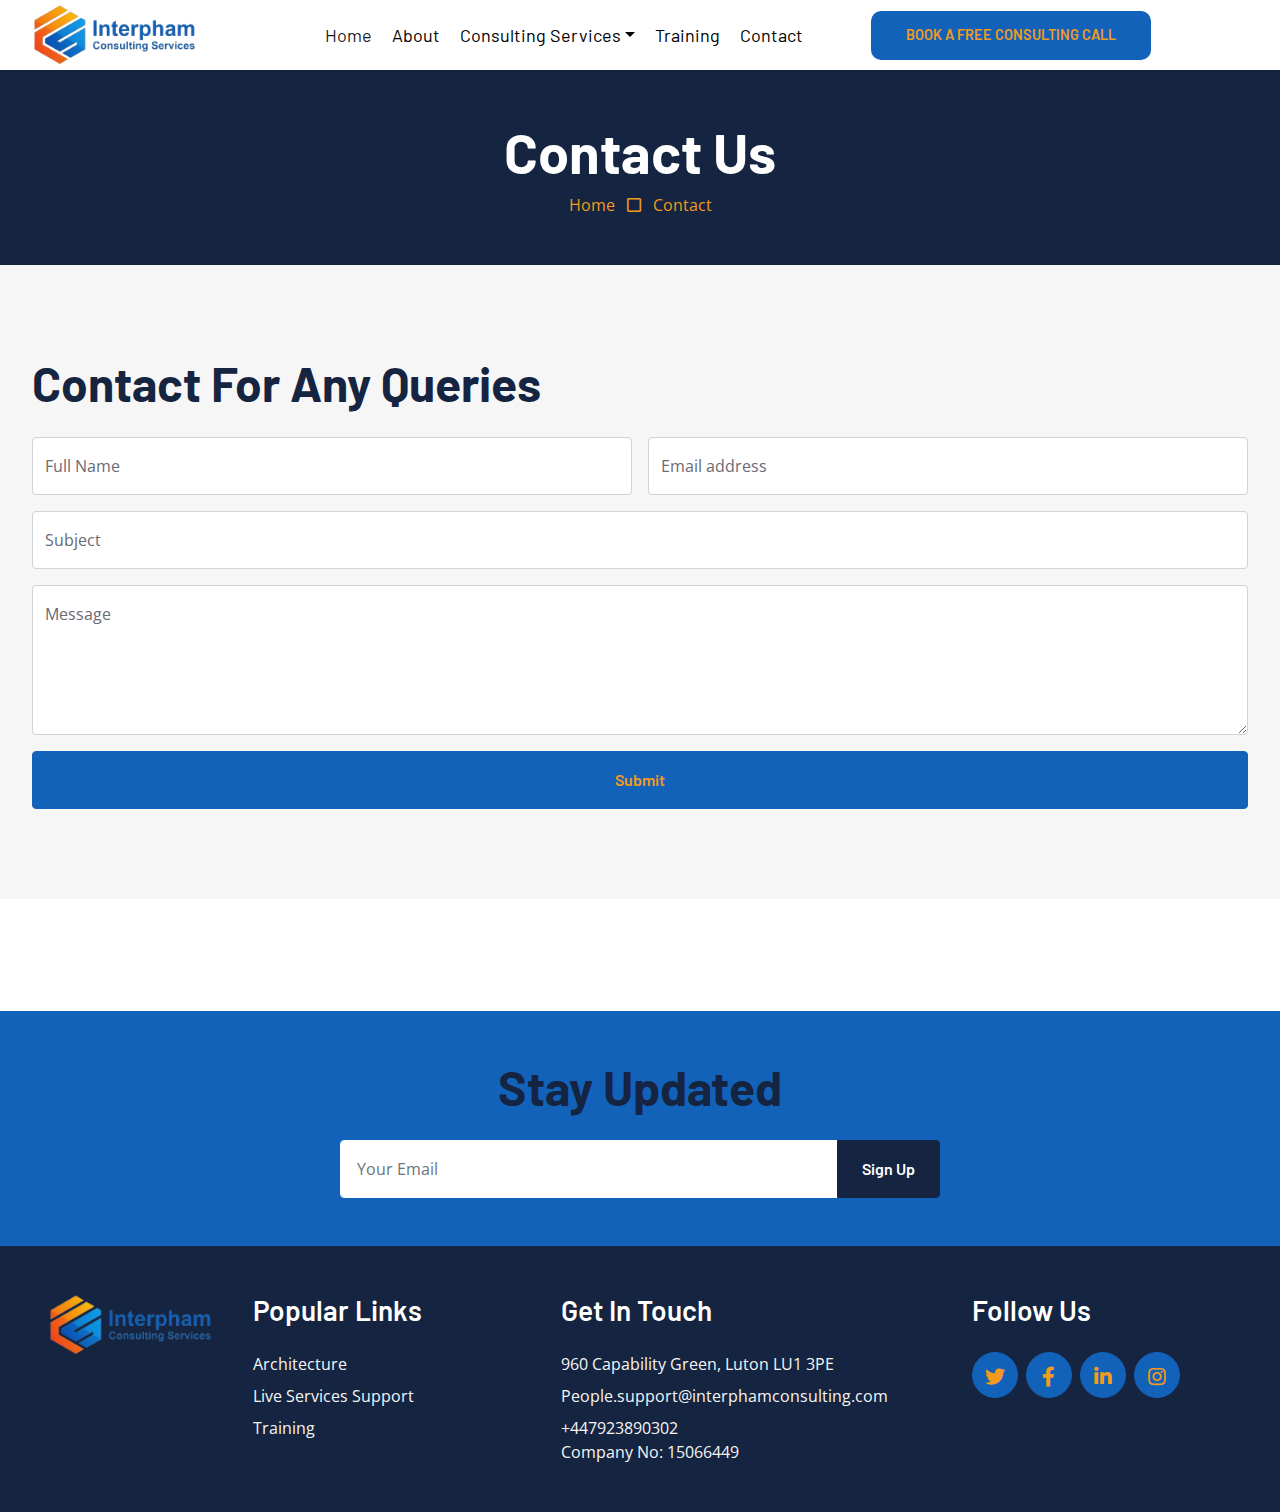
<file: contact.html>
<!DOCTYPE html>
<html lang="en">

<head>
    <meta charset="utf-8">
    <title>INTERPHAM CONSULTING - We embrace sustainability </title>
    <meta content="width=device-width, initial-scale=1.0" name="viewport">
    <meta content="Free HTML Templates" name="keywords">
    <meta content="Free HTML Templates" name="description">

    <!-- Favicon -->
    <link href="img/favicon.ico" rel="icon">

    <!-- Google Web Fonts -->
    <link rel="preconnect" href="https://fonts.googleapis.com">
    <link rel="preconnect" href="https://fonts.gstatic.com" crossorigin>
    <link href="https://fonts.googleapis.com/css2?family=Barlow:wght@500;600;700&family=Open+Sans:wght@400;600&display=swap" rel="stylesheet"> 

    <!-- Icon Font Stylesheet -->
    <link href="https://cdnjs.cloudflare.com/ajax/libs/font-awesome/5.10.0/css/all.min.css" rel="stylesheet">
    <link href="https://cdn.jsdelivr.net/npm/bootstrap-icons@1.4.1/font/bootstrap-icons.css" rel="stylesheet">

    <!-- Libraries Stylesheet -->
    <link href="lib/owlcarousel/assets/owl.carousel.min.css" rel="stylesheet">

    <!-- Customized Bootstrap Stylesheet -->
    <link href="css/bootstrap.min.css" rel="stylesheet">

    <!-- Template Stylesheet -->
    <link href="css/style.css" rel="stylesheet">
</head>


   


    <!-- Navbar Start -->
    <nav class="navbar navbar-expand-lg bg-white navbar-light shadow-sm px-5 py-3 py-lg-0">
        <a href="index.html" class="navbar-brand p-0">
            <img src="img/logointerpham.png" alt="logo" class="logoimg">
        </a>
        <button class="navbar-toggler" type="button" data-bs-toggle="collapse" data-bs-target="#navbarCollapse">
            <span class="navbar-toggler-icon"></span>
        </button>
        <div class="collapse navbar-collapse" id="navbarCollapse">
            <div class="navbar-nav ms-auto ">
                <a href="index.html" class="nav-item nav-link active">Home</a>
                <a href="about.html" class="nav-item nav-link">About</a>
                <div class="nav-item dropdown">
                    <a href="#" class="nav-link dropdown-toggle" data-bs-toggle="dropdown">Consulting Services</a>
                    <div class="dropdown-menu m-0">
                        <a href="software-delivery.html" class="dropdown-item">Software, Technical Delivery</a>
                        <a href="architecture.html" class="dropdown-item">Architecture</a>
                        <a href="usercenter.html" class="dropdown-item">User-centred Design</a>
                        <a href="devopsengineering.html" class="dropdown-item">DevOps, Cloud & Platform Engineering</a>
                        <a href="liveservices.html" class="dropdown-item">Live Services Support</a>
                    </div>
                </div>
                <a href="training.html" class="nav-item nav-link">Training</a>
                <a href="contact.html" class="nav-item nav-link">Contact</a>
            </div>
            <button class="nav-but" style="margin-left: 4em;"><a href="contact.html" style="color: #F29B20;">BOOK A FREE CONSULTING CALL</a></button>
        </div>
    </nav>
    <!-- Navbar End -->


    <!-- Page Header Start -->
    <div class="container-fluid bg-dark p-5">
        <div class="row">
            <div class="col-12 text-center">
                <h1 class="display-4 text-white">Contact Us</h1>
                <a href="">Home</a>
                <i class="far fa-square text-primary px-2"></i>
                <a href="">Contact</a>
            </div>
        </div>
    </div>
    <!-- Page Header End -->


    <!-- Contact Start -->
    <div class="container-fluid bg-secondary px-0">
        <div class="row g-0">
            <div class="col-lg-12 py-6 px-5">
                <h1 class="display-5 mb-4">Contact For Any Queries</h1>
                <form>
                    <div class="row g-3">
                        <div class="col-6">
                            <div class="form-floating">
                                <input type="text" class="form-control" id="form-floating-1" placeholder="John Doe">
                                <label for="form-floating-1">Full Name</label>
                            </div>
                        </div>
                        <div class="col-6">
                            <div class="form-floating">
                                <input type="email" class="form-control" id="form-floating-2" placeholder="name@example.com">
                                <label for="form-floating-2">Email address</label>
                            </div>
                        </div>
                        <div class="col-12">
                            <div class="form-floating">
                                <input type="text" class="form-control" id="form-floating-3" placeholder="Subject">
                                <label for="form-floating-3">Subject</label>
                            </div>
                        </div>
                        <div class="col-12">
                            <div class="form-floating">
                                <textarea class="form-control" placeholder="Message" id="form-floating-4" style="height: 150px"></textarea>
                                <label for="form-floating-4">Message</label>
                              </div>
                        </div>
                        <div class="col-12">
                            <button class="btn btn-primary w-100 py-3" type="submit">Submit</button>
                        </div>
                    </div>
                </form>
            </div>
            <!-- <div class="col-lg-6" style="min-height: 400px;">
                <div class="position-relative h-100">
                    <iframe class="position-relative w-100 h-100"
                        src="https://www.google.com/maps/embed?pb=!1m18!1m12!1m3!1d3001156.4288297426!2d-78.01371936852176!3d42.72876761954724!2m3!1f0!2f0!3f0!3m2!1i1024!2i768!4f13.1!3m3!1m2!1s0x4ccc4bf0f123a5a9%3A0xddcfc6c1de189567!2sNew%20York%2C%20USA!5e0!3m2!1sen!2sbd!4v1603794290143!5m2!1sen!2sbd"
                        frameborder="0" style="border:0;" allowfullscreen="" aria-hidden="false" tabindex="0"></iframe>
                </div>
            </div> -->
        </div>
    </div>
    <!-- Contact End -->


     <!-- Footer Start -->
     <div class="container-fluid bg-primary text-secondary p-5" style="margin-top: 7em;">
        <div class="row g-5">
            <div class="col-12 text-center">
                <h1 class="display-5 mb-4">Stay Updated</h1>
                <form class="mx-auto" style="max-width: 600px;">
                    <div class="input-group">
                        <input type="text" class="form-control border-white p-3" placeholder="Your Email">
                        <button class="btn btn-dark px-4">Sign Up</button>
                    </div>
                </form>
            </div>
        </div>
    </div>
    <div class="container-fluid bg-dark text-secondary p-5">
        <div class="row g-5">
            <div class="col-lg-2 col-md-6">
                <!-- <h3 class="text-white mb-4">Quick Links</h3> -->
                <div class="d-flex flex-column justify-content-start">
                    <a class="text-secondary mb-2" href="index.html"> <img src="img/logointerpham.png" alt="logo" style="width: 170px;"></a>
                </div>
            </div>
            <div class="col-lg-3 col-md-6">
                <h3 class="text-white mb-4">Popular Links</h3>
                <div class="d-flex flex-column justify-content-start">
                    <a class="text-secondary mb-2" href="architecture.html">Architecture</a>
                    <a class="text-secondary mb-2" href="liveservices.html">Live Services Support</a>
                    <a class="text-secondary mb-2" href="training.html">Training</a>
                </div>
            </div>
            <div class="col-lg-4 col-md-6">
                <h3 class="text-white mb-4">Get In Touch</h3>
                <p class="mb-2">960 Capability Green, Luton LU1 3PE</p>
                <p class="mb-2">People.support@interphamconsulting.com</p>
                <p class="mb-0">+447923890302</p>
                <p class="mb-0">Company No: 15066449</p>
            </div>
            <div class="col-lg-3 col-md-6">
                <h3 class="text-white mb-4">Follow Us</h3>
                <div class="d-flex">
                    <a class="btn btn-lg btn-primary btn-lg-square rounded-circle me-2" href="#"><i class="fab fa-twitter fw-normal"></i></a>
                    <a class="btn btn-lg btn-primary btn-lg-square rounded-circle me-2" href="#"><i class="fab fa-facebook-f fw-normal"></i></a>
                    <a class="btn btn-lg btn-primary btn-lg-square rounded-circle me-2" href="#"><i class="fab fa-linkedin-in fw-normal"></i></a>
                    <a class="btn btn-lg btn-primary btn-lg-square rounded-circle" href="#"><i class="fab fa-instagram fw-normal"></i></a>
                </div>
            </div>
        </div>
    </div>
    <!-- Footer End -->


    <!-- Back to Top -->
    <a href="#" class="btn btn-lg btn-primary btn-lg-square rounded-circle back-to-top"><i class="bi bi-arrow-up"></i></a>


    <!-- JavaScript Libraries -->
    <script src="https://code.jquery.com/jquery-3.4.1.min.js"></script>
    <script src="https://cdn.jsdelivr.net/npm/bootstrap@5.0.0/dist/js/bootstrap.bundle.min.js"></script>
    <script src="lib/easing/easing.min.js"></script>
    <script src="lib/waypoints/waypoints.min.js"></script>
    <script src="lib/owlcarousel/owl.carousel.min.js"></script>

    <!-- Template Javascript -->
    <script src="js/main.js"></script>
</body>

</html>
</file>
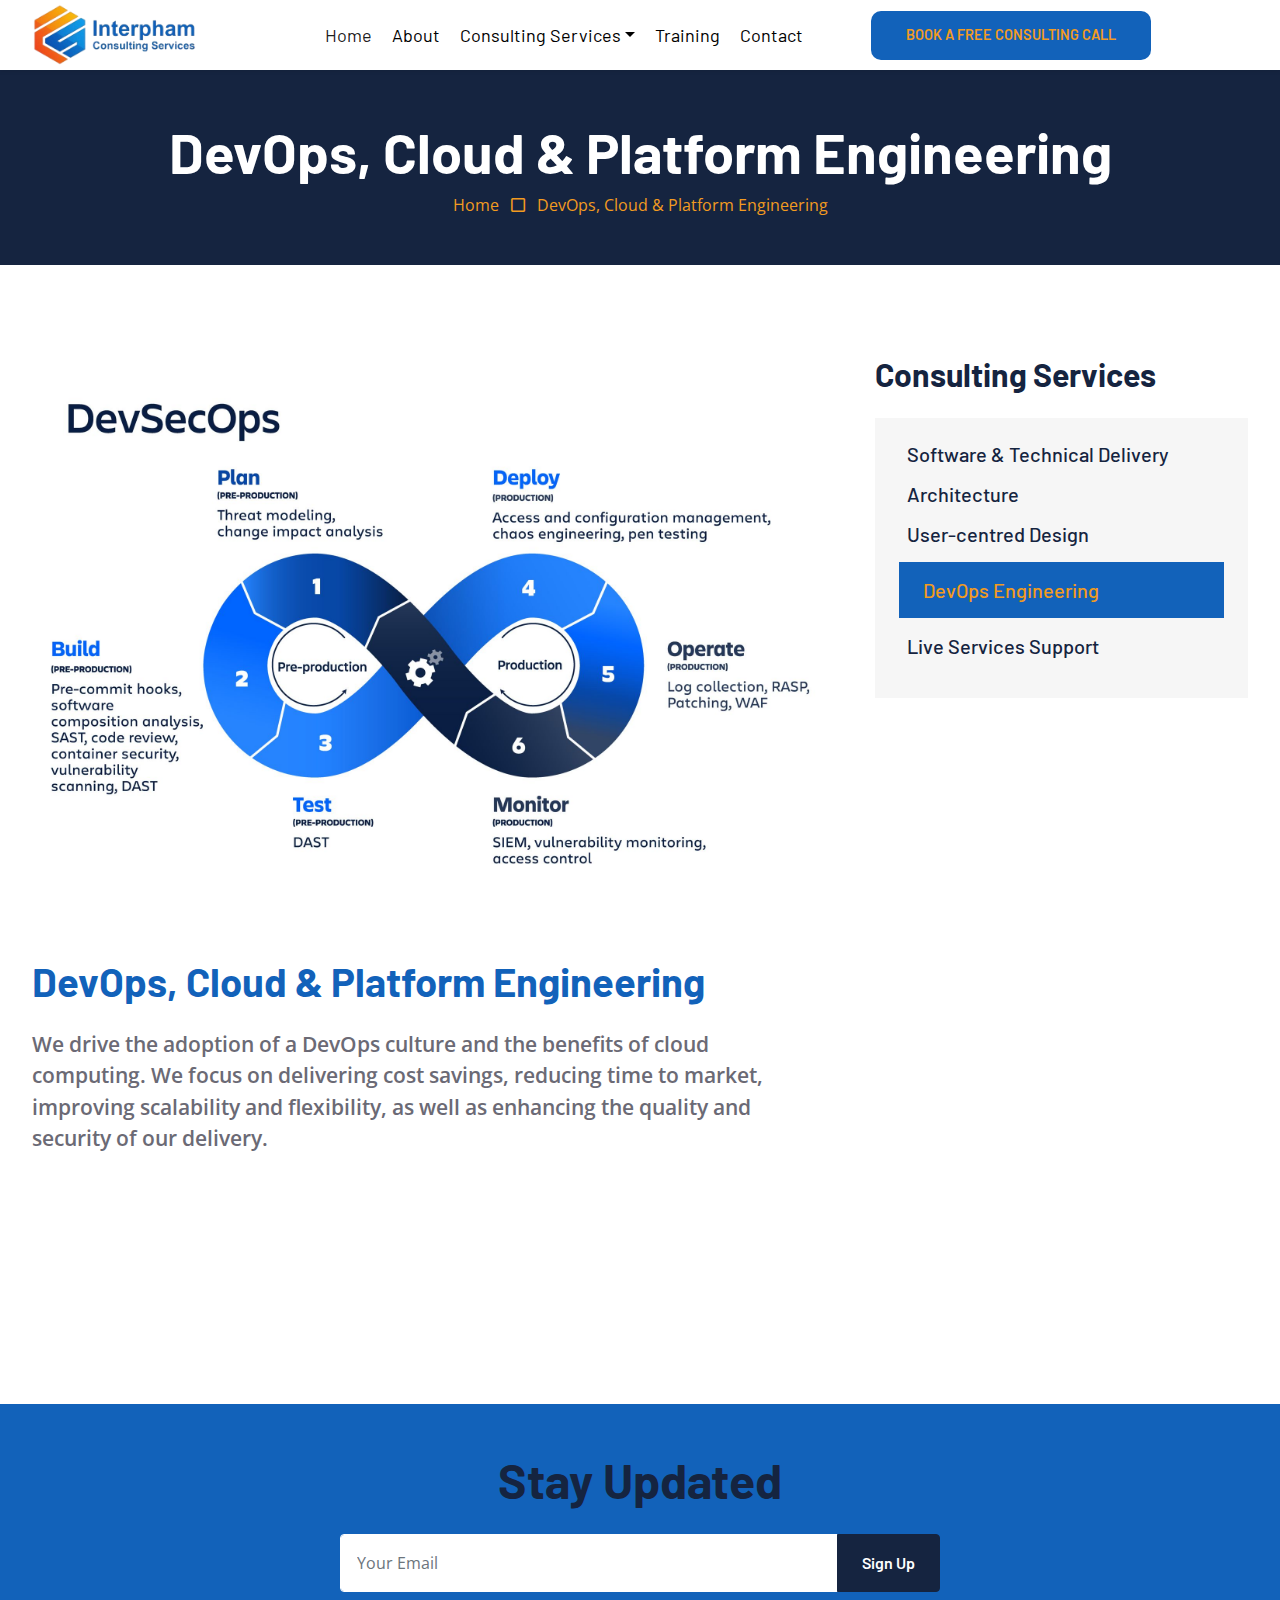
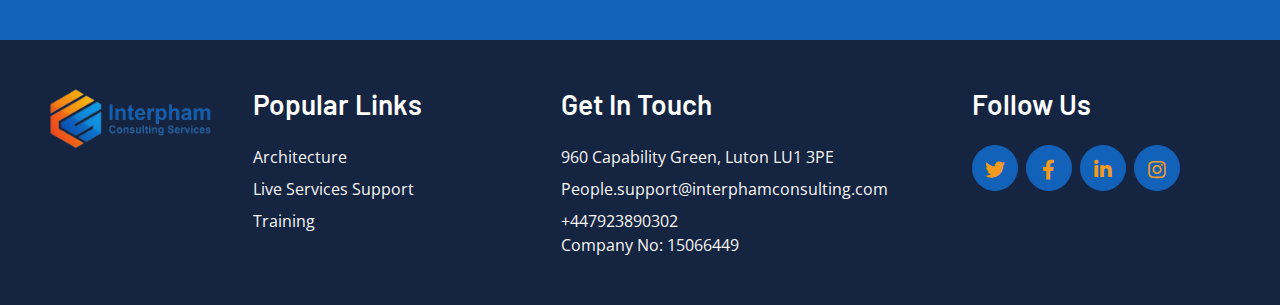
<file: devopsengineering.html>
<!DOCTYPE html>
<html lang="en">

<head>
    <meta charset="utf-8">
    <title>INTERPHAM CONSULTING - We embrace sustainability </title>
    <meta content="width=device-width, initial-scale=1.0" name="viewport">
    <meta content="Free HTML Templates" name="keywords">
    <meta content="Free HTML Templates" name="description">

    <!-- Favicon -->
    <link href="img/favicon.ico" rel="icon">

    <!-- Google Web Fonts -->
    <link rel="preconnect" href="https://fonts.googleapis.com">
    <link rel="preconnect" href="https://fonts.gstatic.com" crossorigin>
    <link href="https://fonts.googleapis.com/css2?family=Barlow:wght@500;600;700&family=Open+Sans:wght@400;600&display=swap" rel="stylesheet"> 

    <!-- Icon Font Stylesheet -->
    <link href="https://cdnjs.cloudflare.com/ajax/libs/font-awesome/5.10.0/css/all.min.css" rel="stylesheet">
    <link href="https://cdn.jsdelivr.net/npm/bootstrap-icons@1.4.1/font/bootstrap-icons.css" rel="stylesheet">

    <!-- Libraries Stylesheet -->
    <link href="lib/owlcarousel/assets/owl.carousel.min.css" rel="stylesheet">

    <!-- Customized Bootstrap Stylesheet -->
    <link href="css/bootstrap.min.css" rel="stylesheet">

    <!-- Template Stylesheet -->
    <link href="css/style.css" rel="stylesheet">
</head>


    <!-- Navbar Start -->
    <nav class="navbar navbar-expand-lg bg-white navbar-light shadow-sm px-5 py-3 py-lg-0">
        <a href="index.html" class="navbar-brand p-0">
            <img src="img/logointerpham.png" alt="logo" class="logoimg">
        </a>
        <button class="navbar-toggler" type="button" data-bs-toggle="collapse" data-bs-target="#navbarCollapse">
            <span class="navbar-toggler-icon"></span>
        </button>
        <div class="collapse navbar-collapse" id="navbarCollapse">
            <div class="navbar-nav ms-auto ">
                <a href="index.html" class="nav-item nav-link active">Home</a>
                <a href="about.html" class="nav-item nav-link">About</a>
                <div class="nav-item dropdown">
                    <a href="#" class="nav-link dropdown-toggle" data-bs-toggle="dropdown">Consulting Services</a>
                    <div class="dropdown-menu m-0">
                        <a href="software-delivery.html" class="dropdown-item">Software, Technical Delivery</a>
                        <a href="architecture.html" class="dropdown-item">Architecture</a>
                        <a href="usercenter.html" class="dropdown-item">User-centred Design</a>
                        <a href="devopsengineering.html" class="dropdown-item">DevOps, Cloud & Platform Engineering</a>
                        <a href="liveservices.html" class="dropdown-item">Live Services Support</a>
                    </div>
                </div>
                <a href="training.html" class="nav-item nav-link">Training</a>
                <a href="contact.html" class="nav-item nav-link">Contact</a>
            </div>
            <button class="nav-but" style="margin-left: 4em;"><a href="contact.html" style="color: #F29B20;">BOOK A FREE CONSULTING CALL</a></button>
        </div>
    </nav>
    <!-- Navbar End -->


    <!-- Page Header Start -->
    <div class="container-fluid bg-dark p-5">
        <div class="row">
            <div class="col-12 text-center">
                <h1 class="display-4 text-white">DevOps, Cloud & Platform Engineering</h1>
                <a href="index.html">Home</a>
                <i class="far fa-square text-primary px-2"></i>
                <a href="">DevOps, Cloud & Platform Engineering</a>
            </div>
        </div>
    </div>
    <!-- Page Header End -->


    <!-- Blog Start -->
    <div class="container-fluid py-6 px-5">
        <div class="row g-5">
            <div class="col-lg-8">
                <!-- Blog Detail Start -->
                <div class="mb-5">
                    <img class="img-fluid w-100 mb-5" src="img/devops.jpg" alt="">
                    <h1 class="mb-4" style="color: #1262BA;">DevOps, Cloud & Platform Engineering</h1>
                    <p style="font-weight: 600; font-size: 1.3em;">
                        We drive the adoption of a DevOps culture and the benefits of cloud computing. We focus on delivering 
                        cost savings, reducing time to market, improving scalability and flexibility, as well as enhancing the 
                        quality and security of our delivery.
                    </p>
                </div>
                <!-- Blog Detail End -->
            </div>

            <!-- Sidebar Start -->
            <div class="col-lg-4">
                <!-- Category Start -->
                <div class="mb-5">
                    <h2 class="mb-4">Consulting Services</h2>
                    <div class="d-flex flex-column justify-content-start bg-secondary p-4">
                        <a class="h5 mb-3" href="software-delivery.html"><i class="text-primary me-2"></i>Software & Technical Delivery</a>
                        <a class="h5 mb-3" href="architecture.html"><i class="text-primary me-2"></i>Architecture</a>
                        <a class="h5 mb-3" href="usercenter.html"><i class="text-primary me-2"></i>User-centred Design</a>
                        <a class="h5 mb-3 actived" href="devopsengineering.html"><i class="text-primary me-2"></i>DevOps Engineering</a>
                        <a class="h5 mb-3" href="liveservices.html"><i class="text-primary me-2"></i>Live Services Support</a>
                    </div>
                </div>
            </div>
            <!-- Sidebar End -->
        </div>
    </div>
    <!-- Blog End -->


     <!-- Footer Start -->
     <div class="container-fluid bg-primary text-secondary p-5" style="margin-top: 7em;">
        <div class="row g-5">
            <div class="col-12 text-center">
                <h1 class="display-5 mb-4">Stay Updated</h1>
                <form class="mx-auto" style="max-width: 600px;">
                    <div class="input-group">
                        <input type="text" class="form-control border-white p-3" placeholder="Your Email">
                        <button class="btn btn-dark px-4">Sign Up</button>
                    </div>
                </form>
            </div>
        </div>
    </div>
    <div class="container-fluid bg-dark text-secondary p-5">
        <div class="row g-5">
            <div class="col-lg-2 col-md-6">
                <!-- <h3 class="text-white mb-4">Quick Links</h3> -->
                <div class="d-flex flex-column justify-content-start">
                    <a class="text-secondary mb-2" href="index.html"> <img src="img/logointerpham.png" alt="logo" style="width: 170px;"></a>
                </div>
            </div>
            <div class="col-lg-3 col-md-6">
                <h3 class="text-white mb-4">Popular Links</h3>
                <div class="d-flex flex-column justify-content-start">
                    <a class="text-secondary mb-2" href="architecture.html">Architecture</a>
                    <a class="text-secondary mb-2" href="liveservices.html">Live Services Support</a>
                    <a class="text-secondary mb-2" href="training.html">Training</a>
                </div>
            </div>
            <div class="col-lg-4 col-md-6">
                <h3 class="text-white mb-4">Get In Touch</h3>
                <p class="mb-2">960 Capability Green, Luton LU1 3PE</p>
                <p class="mb-2">People.support@interphamconsulting.com</p>
                <p class="mb-0">+447923890302</p>
                <p class="mb-0">Company No: 15066449</p>
            </div>
            <div class="col-lg-3 col-md-6">
                <h3 class="text-white mb-4">Follow Us</h3>
                <div class="d-flex">
                    <a class="btn btn-lg btn-primary btn-lg-square rounded-circle me-2" href="#"><i class="fab fa-twitter fw-normal"></i></a>
                    <a class="btn btn-lg btn-primary btn-lg-square rounded-circle me-2" href="#"><i class="fab fa-facebook-f fw-normal"></i></a>
                    <a class="btn btn-lg btn-primary btn-lg-square rounded-circle me-2" href="#"><i class="fab fa-linkedin-in fw-normal"></i></a>
                    <a class="btn btn-lg btn-primary btn-lg-square rounded-circle" href="#"><i class="fab fa-instagram fw-normal"></i></a>
                </div>
            </div>
        </div>
    </div>
    <!-- Footer End -->


    <!-- Back to Top -->
    <a href="#" class="btn btn-lg btn-primary btn-lg-square rounded-circle back-to-top"><i class="bi bi-arrow-up"></i></a>


    <!-- JavaScript Libraries -->
    <script src="https://code.jquery.com/jquery-3.4.1.min.js"></script>
    <script src="https://cdn.jsdelivr.net/npm/bootstrap@5.0.0/dist/js/bootstrap.bundle.min.js"></script>
    <script src="lib/easing/easing.min.js"></script>
    <script src="lib/waypoints/waypoints.min.js"></script>
    <script src="lib/owlcarousel/owl.carousel.min.js"></script>

    <!-- Template Javascript -->
    <script src="js/main.js"></script>
</body>

</html>
</file>
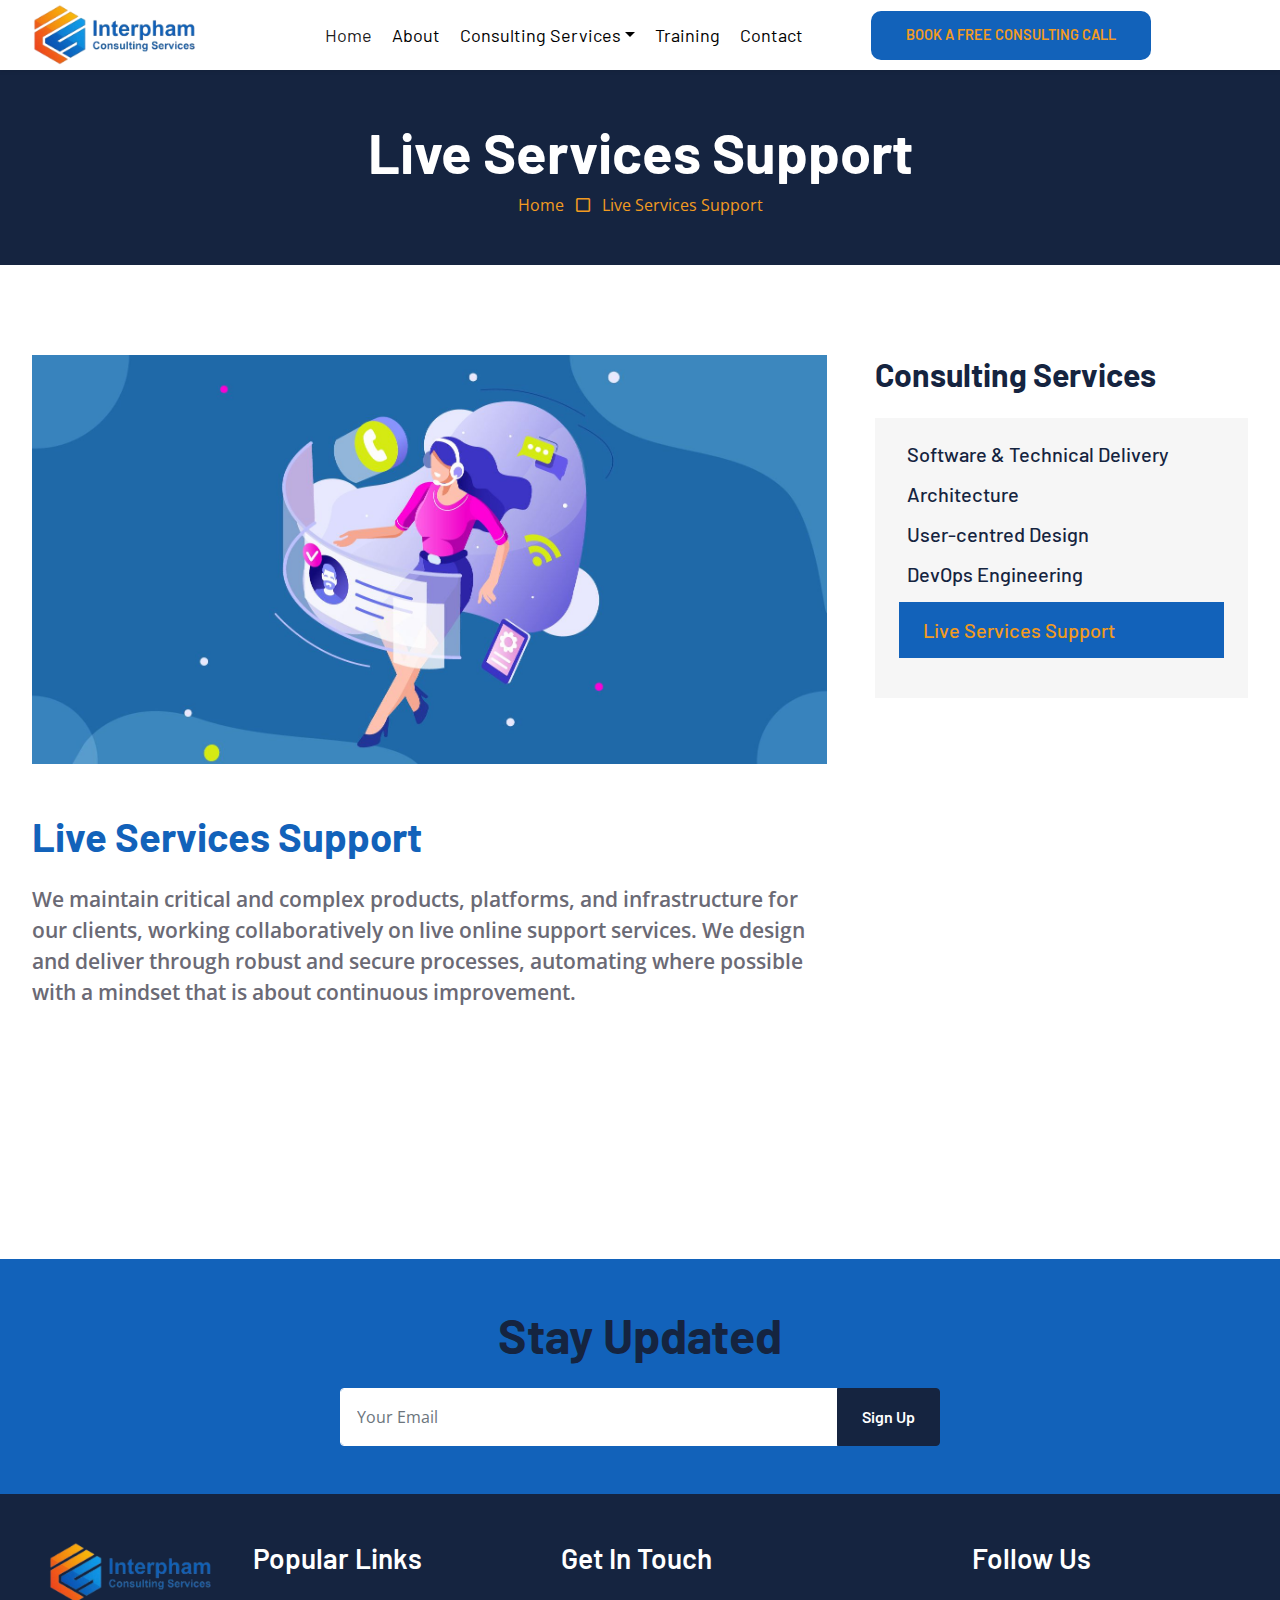
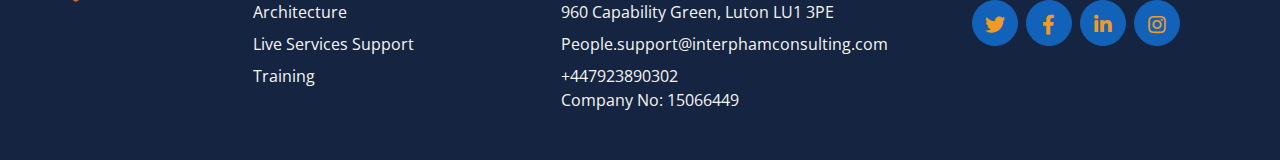
<file: liveservices.html>
<!DOCTYPE html>
<html lang="en">

<head>
    <meta charset="utf-8">
    <title>INTERPHAM CONSULTING - We embrace sustainability </title>
    <meta content="width=device-width, initial-scale=1.0" name="viewport">
    <meta content="Free HTML Templates" name="keywords">
    <meta content="Free HTML Templates" name="description">

    <!-- Favicon -->
    <link href="img/favicon.ico" rel="icon">

    <!-- Google Web Fonts -->
    <link rel="preconnect" href="https://fonts.googleapis.com">
    <link rel="preconnect" href="https://fonts.gstatic.com" crossorigin>
    <link href="https://fonts.googleapis.com/css2?family=Barlow:wght@500;600;700&family=Open+Sans:wght@400;600&display=swap" rel="stylesheet"> 

    <!-- Icon Font Stylesheet -->
    <link href="https://cdnjs.cloudflare.com/ajax/libs/font-awesome/5.10.0/css/all.min.css" rel="stylesheet">
    <link href="https://cdn.jsdelivr.net/npm/bootstrap-icons@1.4.1/font/bootstrap-icons.css" rel="stylesheet">

    <!-- Libraries Stylesheet -->
    <link href="lib/owlcarousel/assets/owl.carousel.min.css" rel="stylesheet">

    <!-- Customized Bootstrap Stylesheet -->
    <link href="css/bootstrap.min.css" rel="stylesheet">

    <!-- Template Stylesheet -->
    <link href="css/style.css" rel="stylesheet">
</head>


    <!-- Navbar Start -->
    <nav class="navbar navbar-expand-lg bg-white navbar-light shadow-sm px-5 py-3 py-lg-0">
        <a href="index.html" class="navbar-brand p-0">
            <img src="img/logointerpham.png" alt="logo" class="logoimg">
        </a>
        <button class="navbar-toggler" type="button" data-bs-toggle="collapse" data-bs-target="#navbarCollapse">
            <span class="navbar-toggler-icon"></span>
        </button>
        <div class="collapse navbar-collapse" id="navbarCollapse">
            <div class="navbar-nav ms-auto ">
                <a href="index.html" class="nav-item nav-link active">Home</a>
                <a href="about.html" class="nav-item nav-link">About</a>
                <div class="nav-item dropdown">
                    <a href="#" class="nav-link dropdown-toggle" data-bs-toggle="dropdown">Consulting Services</a>
                    <div class="dropdown-menu m-0">
                        <a href="software-delivery.html" class="dropdown-item">Software, Technical Delivery</a>
                        <a href="architecture.html" class="dropdown-item">Architecture</a>
                        <a href="usercenter.html" class="dropdown-item">User-centred Design</a>
                        <a href="devopsengineering.html" class="dropdown-item">DevOps, Cloud & Platform Engineering</a>
                        <a href="liveservices.html" class="dropdown-item">Live Services Support</a>
                    </div>
                </div>
                <a href="training.html" class="nav-item nav-link">Training</a>
                <a href="contact.html" class="nav-item nav-link">Contact</a>
            </div>
            <button class="nav-but" style="margin-left: 4em;"><a href="contact.html" style="color: #F29B20;">BOOK A FREE CONSULTING CALL</a></button>
        </div>
    </nav>
    <!-- Navbar End -->


    <!-- Page Header Start -->
    <div class="container-fluid bg-dark p-5">
        <div class="row">
            <div class="col-12 text-center">
                <h1 class="display-4 text-white">Live Services Support </h1>
                <a href="index.html">Home</a>
                <i class="far fa-square text-primary px-2"></i>
                <a href="">Live Services Support </a>
            </div>
        </div>
    </div>
    <!-- Page Header End -->


    <!-- Blog Start -->
    <div class="container-fluid py-6 px-5">
        <div class="row g-5">
            <div class="col-lg-8">
                <!-- Blog Detail Start -->
                <div class="mb-5">
                    <img class="img-fluid w-100 mb-5" src="img/support.jpg" alt="">
                    <h1 class="mb-4" style="color: #1262BA;">Live Services Support</h1>
                    <p style="font-weight: 600; font-size: 1.3em;">
                        We maintain critical and complex products, platforms, and infrastructure for our clients, working collaboratively 
                        on live online support services. We design and deliver through robust and secure processes, automating where possible 
                        with a mindset that is about continuous improvement. 
                    </p>
                </div>
                <!-- Blog Detail End -->
            </div>

            <!-- Sidebar Start -->
            <div class="col-lg-4">
                <!-- Category Start -->
                <div class="mb-5">
                    <h2 class="mb-4">Consulting Services</h2>
                    <div class="d-flex flex-column justify-content-start bg-secondary p-4">
                        <a class="h5 mb-3" href="software-delivery.html"><i class="text-primary me-2"></i>Software & Technical Delivery</a>
                        <a class="h5 mb-3" href="architecture.html"><i class="text-primary me-2"></i>Architecture</a>
                        <a class="h5 mb-3" href="usercenter.html"><i class="text-primary me-2"></i>User-centred Design</a>
                        <a class="h5 mb-3" href="devopsengineering.html"><i class="text-primary me-2"></i>DevOps Engineering</a>
                        <a class="h5 mb-3 actived" href="liveservices.html"><i class="text-primary me-2"></i>Live Services Support</a>
                    </div>
                </div>
            </div>
            <!-- Sidebar End -->
        </div>
    </div>
    <!-- Blog End -->


     <!-- Footer Start -->
     <div class="container-fluid bg-primary text-secondary p-5" style="margin-top: 7em;">
        <div class="row g-5">
            <div class="col-12 text-center">
                <h1 class="display-5 mb-4">Stay Updated</h1>
                <form class="mx-auto" style="max-width: 600px;">
                    <div class="input-group">
                        <input type="text" class="form-control border-white p-3" placeholder="Your Email">
                        <button class="btn btn-dark px-4">Sign Up</button>
                    </div>
                </form>
            </div>
        </div>
    </div>
    <div class="container-fluid bg-dark text-secondary p-5">
        <div class="row g-5">
            <div class="col-lg-2 col-md-6">
                <!-- <h3 class="text-white mb-4">Quick Links</h3> -->
                <div class="d-flex flex-column justify-content-start">
                    <a class="text-secondary mb-2" href="index.html"> <img src="img/logointerpham.png" alt="logo" style="width: 170px;"></a>
                </div>
            </div>
            <div class="col-lg-3 col-md-6">
                <h3 class="text-white mb-4">Popular Links</h3>
                <div class="d-flex flex-column justify-content-start">
                    <a class="text-secondary mb-2" href="architecture.html">Architecture</a>
                    <a class="text-secondary mb-2" href="liveservices.html">Live Services Support</a>
                    <a class="text-secondary mb-2" href="training.html">Training</a>
                </div>
            </div>
            <div class="col-lg-4 col-md-6">
                <h3 class="text-white mb-4">Get In Touch</h3>
                <p class="mb-2">960 Capability Green, Luton LU1 3PE</p>
                <p class="mb-2">People.support@interphamconsulting.com</p>
                <p class="mb-0">+447923890302</p>
                <p class="mb-0">Company No: 15066449</p>
            </div>
            <div class="col-lg-3 col-md-6">
                <h3 class="text-white mb-4">Follow Us</h3>
                <div class="d-flex">
                    <a class="btn btn-lg btn-primary btn-lg-square rounded-circle me-2" href="#"><i class="fab fa-twitter fw-normal"></i></a>
                    <a class="btn btn-lg btn-primary btn-lg-square rounded-circle me-2" href="#"><i class="fab fa-facebook-f fw-normal"></i></a>
                    <a class="btn btn-lg btn-primary btn-lg-square rounded-circle me-2" href="#"><i class="fab fa-linkedin-in fw-normal"></i></a>
                    <a class="btn btn-lg btn-primary btn-lg-square rounded-circle" href="#"><i class="fab fa-instagram fw-normal"></i></a>
                </div>
            </div>
        </div>
    </div>
    <!-- Footer End -->


    <!-- Back to Top -->
    <a href="#" class="btn btn-lg btn-primary btn-lg-square rounded-circle back-to-top"><i class="bi bi-arrow-up"></i></a>


    <!-- JavaScript Libraries -->
    <script src="https://code.jquery.com/jquery-3.4.1.min.js"></script>
    <script src="https://cdn.jsdelivr.net/npm/bootstrap@5.0.0/dist/js/bootstrap.bundle.min.js"></script>
    <script src="lib/easing/easing.min.js"></script>
    <script src="lib/waypoints/waypoints.min.js"></script>
    <script src="lib/owlcarousel/owl.carousel.min.js"></script>

    <!-- Template Javascript -->
    <script src="js/main.js"></script>
</body>

</html>
</file>
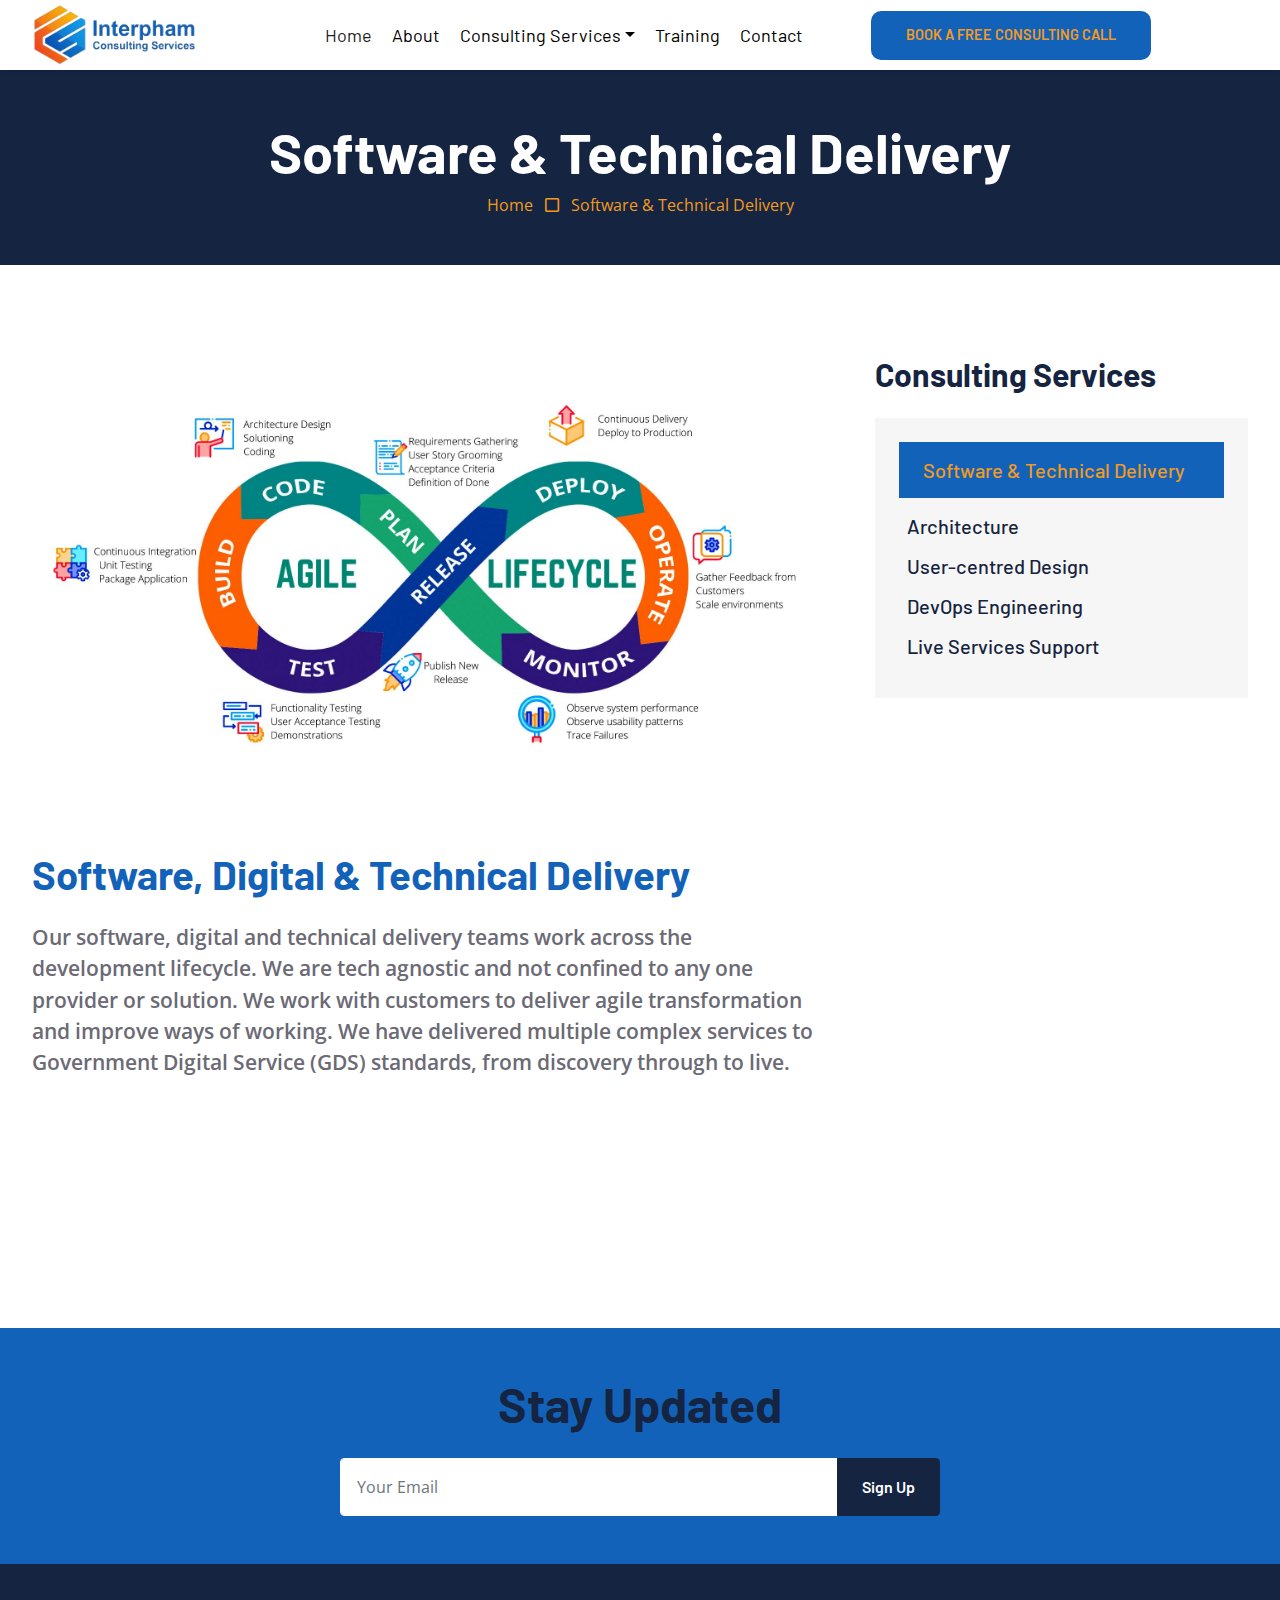
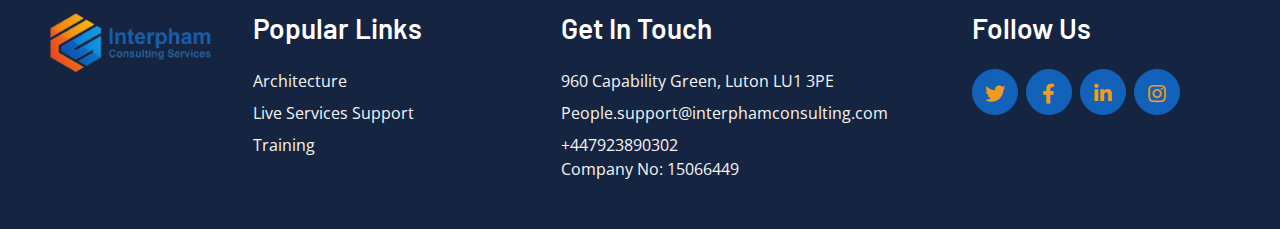
<file: software-delivery.html>
<!DOCTYPE html>
<html lang="en">

<head>
    <meta charset="utf-8">
    <title>INTERPHAM CONSULTING - We embrace sustainability </title>
    <meta content="width=device-width, initial-scale=1.0" name="viewport">
    <meta content="Free HTML Templates" name="keywords">
    <meta content="Free HTML Templates" name="description">

    <!-- Favicon -->
    <link href="img/favicon.ico" rel="icon">

    <!-- Google Web Fonts -->
    <link rel="preconnect" href="https://fonts.googleapis.com">
    <link rel="preconnect" href="https://fonts.gstatic.com" crossorigin>
    <link href="https://fonts.googleapis.com/css2?family=Barlow:wght@500;600;700&family=Open+Sans:wght@400;600&display=swap" rel="stylesheet"> 

    <!-- Icon Font Stylesheet -->
    <link href="https://cdnjs.cloudflare.com/ajax/libs/font-awesome/5.10.0/css/all.min.css" rel="stylesheet">
    <link href="https://cdn.jsdelivr.net/npm/bootstrap-icons@1.4.1/font/bootstrap-icons.css" rel="stylesheet">

    <!-- Libraries Stylesheet -->
    <link href="lib/owlcarousel/assets/owl.carousel.min.css" rel="stylesheet">

    <!-- Customized Bootstrap Stylesheet -->
    <link href="css/bootstrap.min.css" rel="stylesheet">

    <!-- Template Stylesheet -->
    <link href="css/style.css" rel="stylesheet">
</head>


    <!-- Navbar Start -->
    <nav class="navbar navbar-expand-lg bg-white navbar-light shadow-sm px-5 py-3 py-lg-0">
        <a href="index.html" class="navbar-brand p-0">
            <img src="img/logointerpham.png" alt="logo" class="logoimg">
        </a>
        <button class="navbar-toggler" type="button" data-bs-toggle="collapse" data-bs-target="#navbarCollapse">
            <span class="navbar-toggler-icon"></span>
        </button>
        <div class="collapse navbar-collapse" id="navbarCollapse">
            <div class="navbar-nav ms-auto ">
                <a href="index.html" class="nav-item nav-link active">Home</a>
                <a href="about.html" class="nav-item nav-link">About</a>
                <div class="nav-item dropdown">
                    <a href="#" class="nav-link dropdown-toggle" data-bs-toggle="dropdown">Consulting Services</a>
                    <div class="dropdown-menu m-0">
                        <a href="software-delivery.html" class="dropdown-item">Software, Technical Delivery</a>
                        <a href="architecture.html" class="dropdown-item">Architecture</a>
                        <a href="usercenter.html" class="dropdown-item">User-centred Design</a>
                        <a href="devopsengineering.html" class="dropdown-item">DevOps, Cloud & Platform Engineering</a>
                        <a href="liveservices.html" class="dropdown-item">Live Services Support</a>
                    </div>
                </div>
                <a href="training.html" class="nav-item nav-link">Training</a>
                <a href="contact.html" class="nav-item nav-link">Contact</a>
            </div>
            <button class="nav-but" style="margin-left: 4em;"><a href="contact.html" style="color: #F29B20;">BOOK A FREE CONSULTING CALL</a></button>
        </div>
    </nav>
    <!-- Navbar End -->


    <!-- Page Header Start -->
    <div class="container-fluid bg-dark p-5">
        <div class="row">
            <div class="col-12 text-center">
                <h1 class="display-4 text-white">Software & Technical Delivery</h1>
                <a href="index.html">Home</a>
                <i class="far fa-square text-primary px-2"></i>
                <a href="">Software & Technical Delivery</a>
            </div>
        </div>
    </div>
    <!-- Page Header End -->


    <!-- Blog Start -->
    <div class="container-fluid py-6 px-5">
        <div class="row g-5">
            <div class="col-lg-8">
                <!-- Blog Detail Start -->
                <div class="mb-5">
                    <img class="img-fluid w-100 mb-5" src="img/softwareimg.jpg" alt="">
                    <h1 class="mb-4" style="color: #1262BA;">Software, Digital & Technical Delivery</h1>
                    <p style="font-weight: 600; font-size: 1.3em;">
                        Our software, digital and technical delivery teams work across the development lifecycle. 
                        We are tech agnostic and not confined to any one provider or solution. We work with customers 
                        to deliver agile transformation and improve ways of working. We have delivered multiple complex 
                        services to Government Digital Service (GDS) standards, from discovery through to live. 
                    </p>
                </div>
                <!-- Blog Detail End -->
            </div>

            <!-- Sidebar Start -->
            <div class="col-lg-4">
                <!-- Category Start -->
                <div class="mb-5">
                    <h2 class="mb-4">Consulting Services</h2>
                    <div class="d-flex flex-column justify-content-start bg-secondary p-4">
                        <a class="h5 mb-3 actived" href="software-delivery.html"><i class="text-primary me-2"></i>Software & Technical Delivery</a>
                        <a class="h5 mb-3" href="architecture.html"><i class="text-primary me-2"></i>Architecture</a>
                        <a class="h5 mb-3" href="usercenter.html"><i class="text-primary me-2"></i>User-centred Design</a>
                        <a class="h5 mb-3" href="devopsengineering.html"><i class="text-primary me-2"></i>DevOps Engineering</a>
                        <a class="h5 mb-3" href="liveservices.html"><i class="text-primary me-2"></i>Live Services Support</a>
                    </div>
                </div>
            </div>
            <!-- Sidebar End -->
        </div>
    </div>
    <!-- Blog End -->


    <!-- Footer Start -->
    <div class="container-fluid bg-primary text-secondary p-5" style="margin-top: 7em;">
        <div class="row g-5">
            <div class="col-12 text-center">
                <h1 class="display-5 mb-4">Stay Updated</h1>
                <form class="mx-auto" style="max-width: 600px;">
                    <div class="input-group">
                        <input type="text" class="form-control border-white p-3" placeholder="Your Email">
                        <button class="btn btn-dark px-4">Sign Up</button>
                    </div>
                </form>
            </div>
        </div>
    </div>
    <div class="container-fluid bg-dark text-secondary p-5">
        <div class="row g-5">
            <div class="col-lg-2 col-md-6">
                <!-- <h3 class="text-white mb-4">Quick Links</h3> -->
                <div class="d-flex flex-column justify-content-start">
                    <a class="text-secondary mb-2" href="index.html"> <img src="img/logointerpham.png" alt="logo" style="width: 170px;"></a>
                </div>
            </div>
            <div class="col-lg-3 col-md-6">
                <h3 class="text-white mb-4">Popular Links</h3>
                <div class="d-flex flex-column justify-content-start">
                    <a class="text-secondary mb-2" href="architecture.html">Architecture</a>
                    <a class="text-secondary mb-2" href="liveservices.html">Live Services Support</a>
                    <a class="text-secondary mb-2" href="training.html">Training</a>
                </div>
            </div>
            <div class="col-lg-4 col-md-6">
                <h3 class="text-white mb-4">Get In Touch</h3>
                <p class="mb-2">960 Capability Green, Luton LU1 3PE</p>
                <p class="mb-2">People.support@interphamconsulting.com</p>
                <p class="mb-0">+447923890302</p>
                <p class="mb-0">Company No: 15066449</p>
            </div>
            <div class="col-lg-3 col-md-6">
                <h3 class="text-white mb-4">Follow Us</h3>
                <div class="d-flex">
                    <a class="btn btn-lg btn-primary btn-lg-square rounded-circle me-2" href="#"><i class="fab fa-twitter fw-normal"></i></a>
                    <a class="btn btn-lg btn-primary btn-lg-square rounded-circle me-2" href="#"><i class="fab fa-facebook-f fw-normal"></i></a>
                    <a class="btn btn-lg btn-primary btn-lg-square rounded-circle me-2" href="#"><i class="fab fa-linkedin-in fw-normal"></i></a>
                    <a class="btn btn-lg btn-primary btn-lg-square rounded-circle" href="#"><i class="fab fa-instagram fw-normal"></i></a>
                </div>
            </div>
        </div>
    </div>
    <!-- Footer End -->


    <!-- Back to Top -->
    <a href="#" class="btn btn-lg btn-primary btn-lg-square rounded-circle back-to-top"><i class="bi bi-arrow-up"></i></a>


    <!-- JavaScript Libraries -->
    <script src="https://code.jquery.com/jquery-3.4.1.min.js"></script>
    <script src="https://cdn.jsdelivr.net/npm/bootstrap@5.0.0/dist/js/bootstrap.bundle.min.js"></script>
    <script src="lib/easing/easing.min.js"></script>
    <script src="lib/waypoints/waypoints.min.js"></script>
    <script src="lib/owlcarousel/owl.carousel.min.js"></script>

    <!-- Template Javascript -->
    <script src="js/main.js"></script>
</body>

</html>
</file>
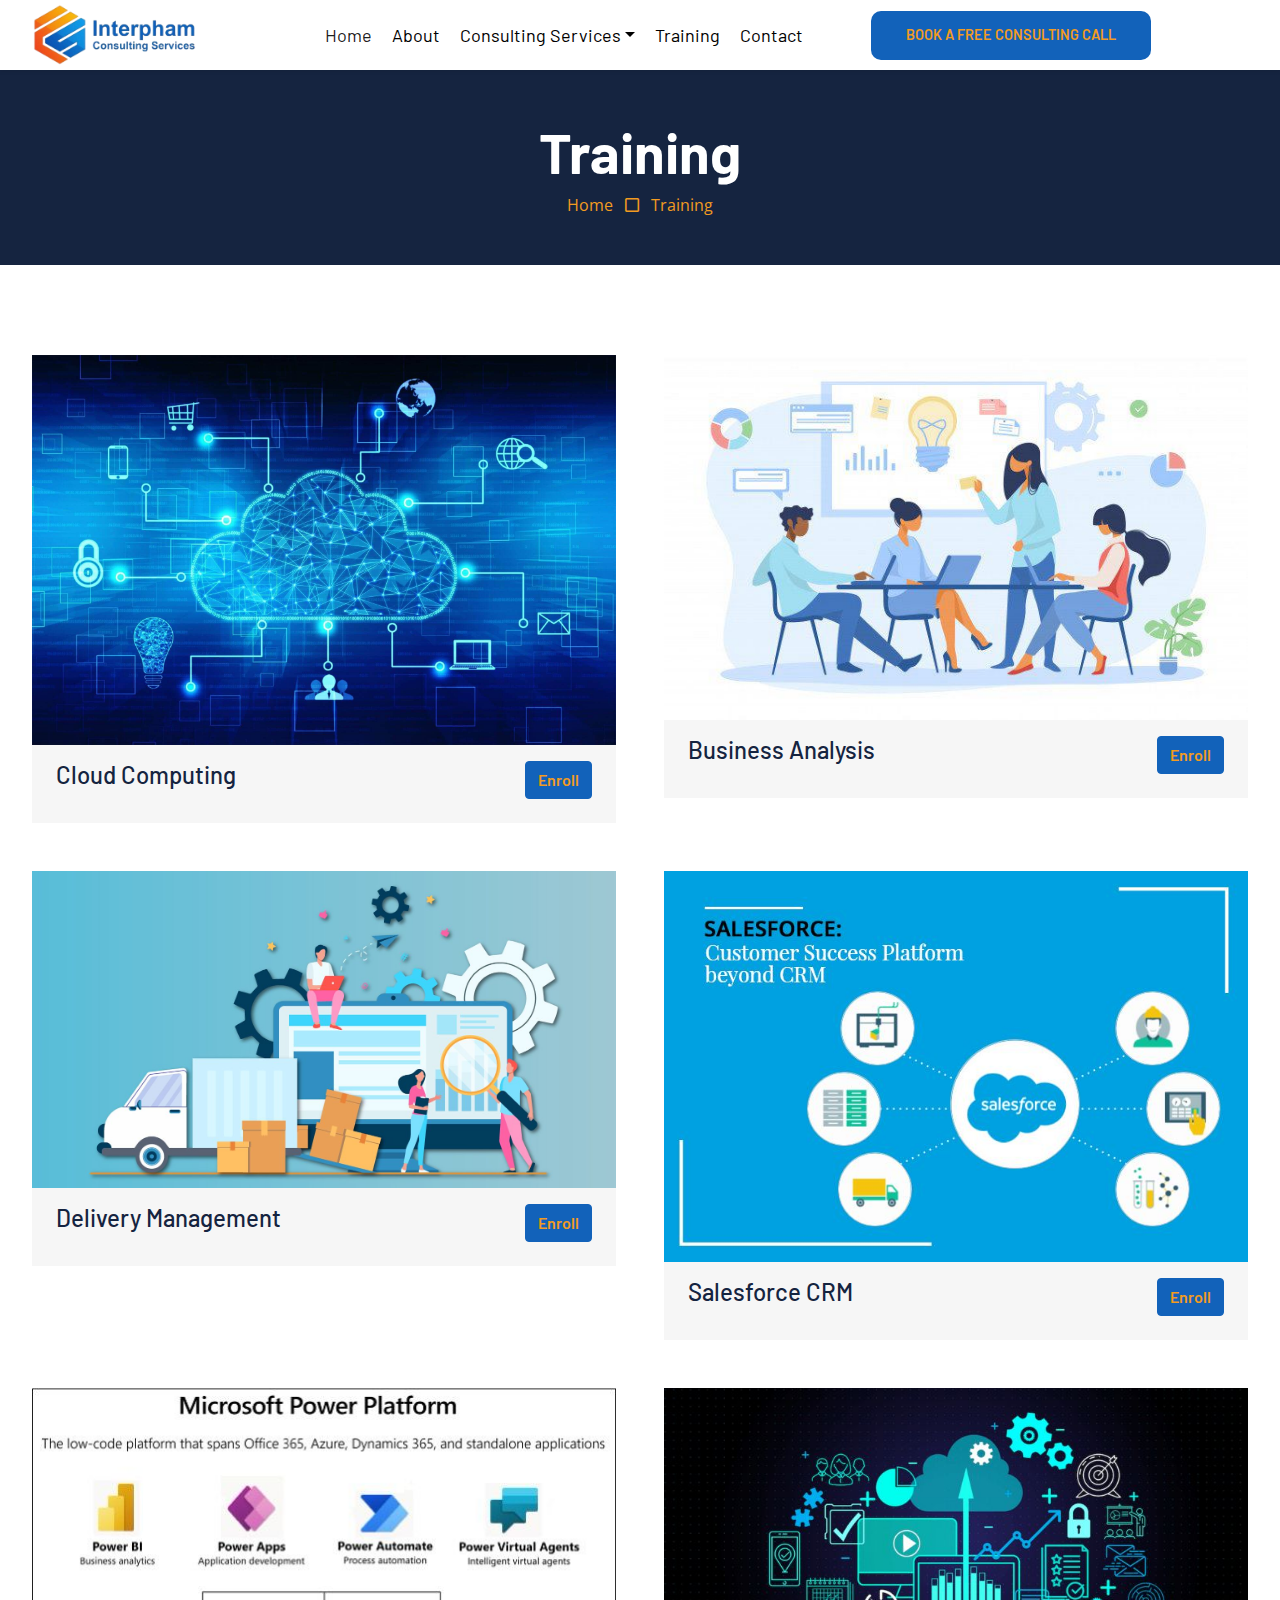
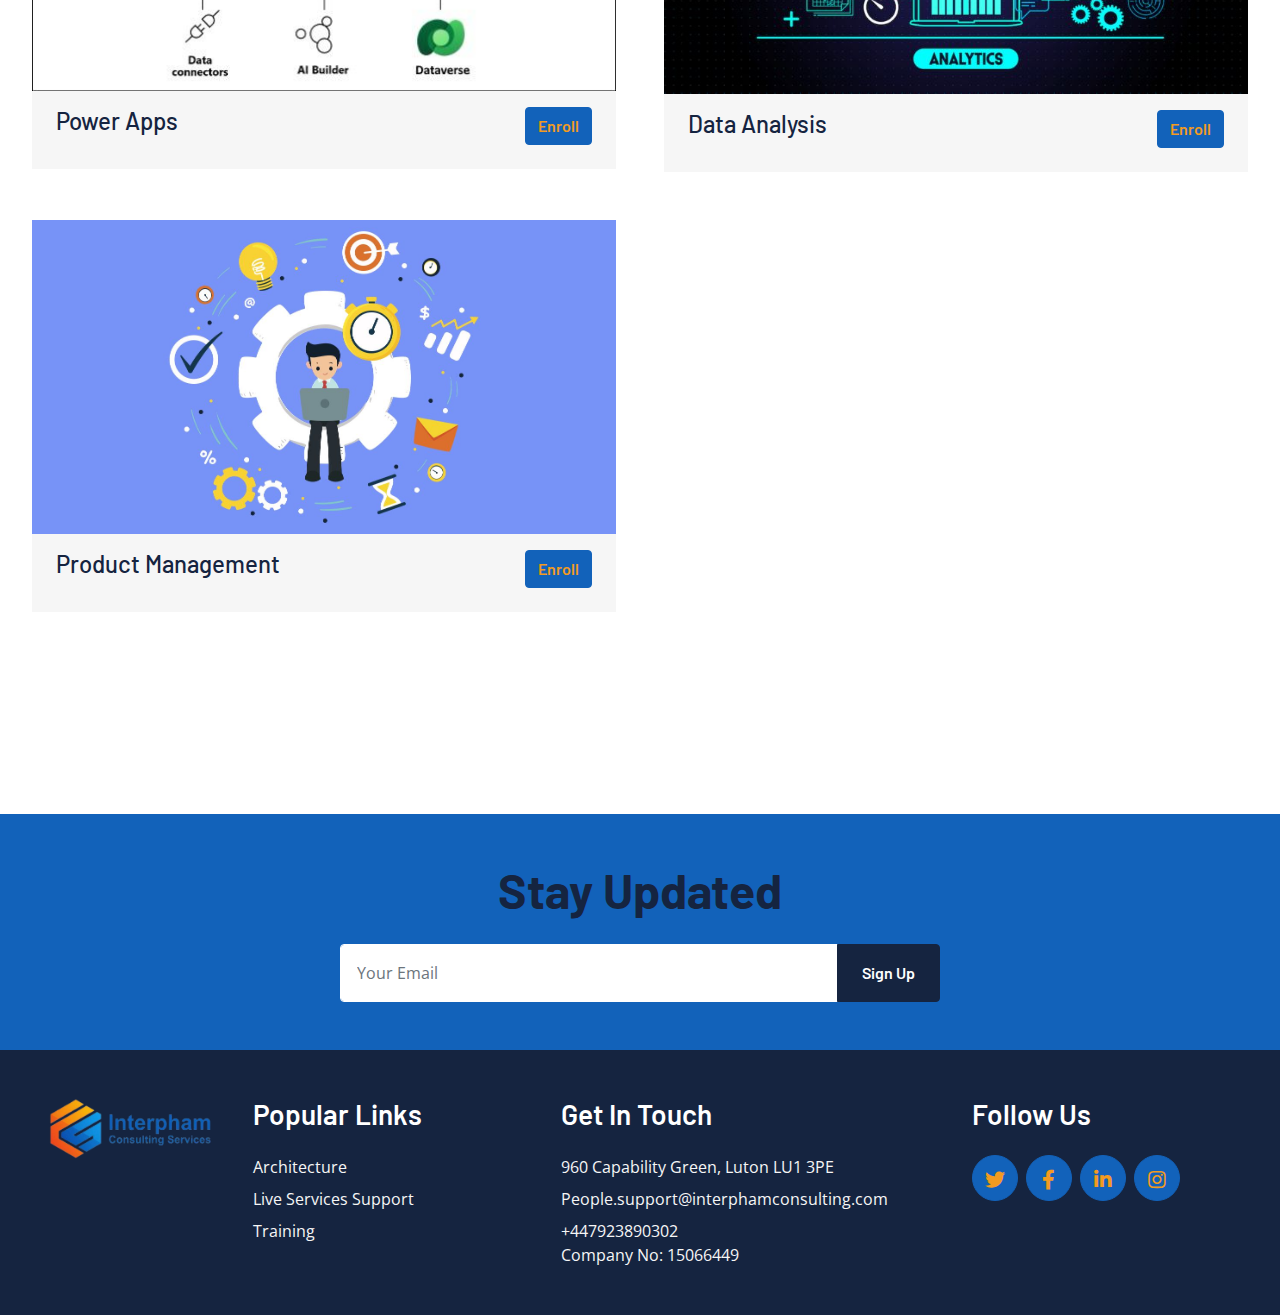
<file: training.html>
<!DOCTYPE html>
<html lang="en">

<head>
    <meta charset="utf-8">
    <title>INTERPHAM CONSULTING - We embrace sustainability </title>
    <meta content="width=device-width, initial-scale=1.0" name="viewport">
    <meta content="Free HTML Templates" name="keywords">
    <meta content="Free HTML Templates" name="description">

    <!-- Favicon -->
    <link href="img/favicon.ico" rel="icon">

    <!-- Google Web Fonts -->
    <link rel="preconnect" href="https://fonts.googleapis.com">
    <link rel="preconnect" href="https://fonts.gstatic.com" crossorigin>
    <link
        href="https://fonts.googleapis.com/css2?family=Barlow:wght@500;600;700&family=Open+Sans:wght@400;600&display=swap"
        rel="stylesheet">

    <!-- Icon Font Stylesheet -->
    <link href="https://cdnjs.cloudflare.com/ajax/libs/font-awesome/5.10.0/css/all.min.css" rel="stylesheet">
    <link href="https://cdn.jsdelivr.net/npm/bootstrap-icons@1.4.1/font/bootstrap-icons.css" rel="stylesheet">

    <!-- Libraries Stylesheet -->
    <link href="lib/owlcarousel/assets/owl.carousel.min.css" rel="stylesheet">

    <!-- Customized Bootstrap Stylesheet -->
    <link href="css/bootstrap.min.css" rel="stylesheet">

    <!-- Template Stylesheet -->
    <link href="css/style.css" rel="stylesheet">
</head>





<!-- Navbar Start -->
<nav class="navbar navbar-expand-lg bg-white navbar-light shadow-sm px-5 py-3 py-lg-0">
    <a href="index.html" class="navbar-brand p-0">
        <img src="img/logointerpham.png" alt="logo" class="logoimg">
    </a>
    <button class="navbar-toggler" type="button" data-bs-toggle="collapse" data-bs-target="#navbarCollapse">
        <span class="navbar-toggler-icon"></span>
    </button>
    <div class="collapse navbar-collapse" id="navbarCollapse">
        <div class="navbar-nav ms-auto ">
            <a href="index.html" class="nav-item nav-link active">Home</a>
            <a href="about.html" class="nav-item nav-link">About</a>
            <div class="nav-item dropdown">
                <a href="#" class="nav-link dropdown-toggle" data-bs-toggle="dropdown">Consulting Services</a>
                <div class="dropdown-menu m-0">
                    <a href="software-delivery.html" class="dropdown-item">Software, Technical Delivery</a>
                    <a href="architecture.html" class="dropdown-item">Architecture</a>
                    <a href="usercenter.html" class="dropdown-item">User-centred Design</a>
                    <a href="devopsengineering.html" class="dropdown-item">DevOps, Cloud & Platform Engineering</a>
                    <a href="liveservices.html" class="dropdown-item">Live Services Support</a>
                </div>
            </div>
            <a href="training.html" class="nav-item nav-link">Training</a>
            <a href="contact.html" class="nav-item nav-link">Contact</a>
        </div>
        <button class="nav-but" style="margin-left: 4em;"><a href="contact.html" style="color: #F29B20;">BOOK A FREE CONSULTING CALL</a></button>
    </div>
</nav>
<!-- Navbar End -->


<!-- Page Header Start -->
<div class="container-fluid bg-dark p-5">
    <div class="row">
        <div class="col-12 text-center">
            <h1 class="display-4 text-white">Training</h1>
            <a href="index.html">Home</a>
            <i class="far fa-square text-primary px-2"></i>
            <a href="">Training</a>
        </div>
    </div>
</div>
<!-- Page Header End -->


<!-- Blog Start -->
<div class="container-fluid py-6 px-5">
    <div class="row g-5">
        <!-- Blog list Start -->
        <div class="col-lg-12">
            <div class="row g-5">
                <div class="col-xl-6 col-lg-12 col-md-6">
                    <div class="blog-item">
                        <div class="position-relative overflow-hidden">
                            <img class="img-fluid" src="img/cloudimg.jpg" alt="">
                        </div>
                        <div class="bg-secondary">
                            <div class="py-3 px-4">
                                <div class="h4 fas">Cloud Computing
                                <!-- Button trigger modal -->
                                <button type="button" class="btn btn-primary" data-bs-toggle="modal"
                                    data-bs-target="#exampleModal">
                                    Enroll
                                </button>

                                <!-- Modal -->
                                <div class="modal fade" id="exampleModal" tabindex="-1"
                                    aria-labelledby="exampleModalLabel" aria-hidden="true">
                                    <div class="modal-dialog">
                                        <div class="modal-content">
                                            <div class="modal-header">
                                                <button type="button" class="btn-close" data-bs-dismiss="modal"
                                                    aria-label="Close"></button>
                                            </div>
                                            <div class="modal-body">
                                                <div class="bg-secondary p-5">
                                                    <h2 class="mb-4">Enroll Now</h2>
                                                    <form>
                                                        <div class="row g-3">
                                                            <div class="col-12">
                                                                <input type="text" class="form-control bg-white border-0" placeholder="Your Name" style="height: 55px;">
                                                            </div>
                                                            <div class="col-12">
                                                                <input type="email" class="form-control bg-white border-0" placeholder="Your Email" style="height: 55px;">
                                                            </div>
                                                            <div class="col-12">
                                                                <input type="number" class="form-control bg-white border-0" placeholder="Telephone" style="height: 55px;">
                                                            </div>
                                                            <!-- <div class="col-12">
                                                                <textarea class="form-control bg-white border-0" rows="5" placeholder="Comment"></textarea>
                                                            </div> -->
                                                            <div class="col-12">
                                                                <button class="btn btn-primary w-100 py-3" type="submit">Submit</button>
                                                            </div>
                                                        </div>
                                                    </form>
                                                </div>
                                            </div>
                                            <!-- <div class="modal-footer">
                                                <button type="button" class="btn btn-secondary"
                                                    data-bs-dismiss="modal">Close</button>
                                                <button type="button" class="btn btn-primary">Save changes</button>
                                            </div> -->
                                        </div>
                                    </div>
                                </div>
                            </div>
                            </div>
                        </div>
                    </div>
                </div>
                <div class="col-xl-6 col-lg-12 col-md-6">
                    <div class="blog-item">
                        <div class="position-relative overflow-hidden">
                            <img class="img-fluid" src="img/businessanalysis.jpg" alt="">
                        </div>
                        <div class="bg-secondary">
                            <div class="py-3 px-4">
                                <div class="h4 fas">Business Analysis
                                     <!-- Button trigger modal -->
                                <button type="button" class="btn btn-primary" data-bs-toggle="modal"
                                data-bs-target="#exampleModal">
                                Enroll
                            </button>

                            <!-- Modal -->
                            <div class="modal fade" id="exampleModal" tabindex="-1"
                                aria-labelledby="exampleModalLabel" aria-hidden="true">
                                <div class="modal-dialog">
                                    <div class="modal-content">
                                        <div class="modal-header">
                                            <button type="button" class="btn-close" data-bs-dismiss="modal"
                                                aria-label="Close"></button>
                                        </div>
                                        <div class="modal-body">
                                            <div class="bg-secondary p-5">
                                                <h2 class="mb-4">Enroll Now</h2>
                                                <form>
                                                    <div class="row g-3">
                                                        <div class="col-12">
                                                            <input type="text" class="form-control bg-white border-0" placeholder="Your Name" style="height: 55px;">
                                                        </div>
                                                        <div class="col-12">
                                                            <input type="email" class="form-control bg-white border-0" placeholder="Your Email" style="height: 55px;">
                                                        </div>
                                                        <div class="col-12">
                                                            <input type="number" class="form-control bg-white border-0" placeholder="Telephone" style="height: 55px;">
                                                        </div>
                                                        <!-- <div class="col-12">
                                                            <textarea class="form-control bg-white border-0" rows="5" placeholder="Comment"></textarea>
                                                        </div> -->
                                                        <div class="col-12">
                                                            <button class="btn btn-primary w-100 py-3" type="submit">Submit</button>
                                                        </div>
                                                    </div>
                                                </form>
                                            </div>
                                        </div>
                                        <!-- <div class="modal-footer">
                                            <button type="button" class="btn btn-secondary"
                                                data-bs-dismiss="modal">Close</button>
                                            <button type="button" class="btn btn-primary">Save changes</button>
                                        </div> -->
                                    </div>
                                </div>
                            </div>
                                </div>
                                
                            </div>
                        </div>
                    </div>
                </div>
                <div class="col-xl-6 col-lg-12 col-md-6">
                    <div class="blog-item">
                        <div class="position-relative overflow-hidden">
                            <img class="img-fluid" src="img/delivery.jpg" alt="">
                        </div>
                        <div class="bg-secondary">
                            <div class="py-3 px-4">
                                <div class="h4 fas">Delivery Management
                                     <!-- Button trigger modal -->
                                <button type="button" class="btn btn-primary" data-bs-toggle="modal"
                                data-bs-target="#exampleModal">
                                Enroll
                            </button>

                            <!-- Modal -->
                            <div class="modal fade" id="exampleModal" tabindex="-1"
                                aria-labelledby="exampleModalLabel" aria-hidden="true">
                                <div class="modal-dialog">
                                    <div class="modal-content">
                                        <div class="modal-header">
                                            <button type="button" class="btn-close" data-bs-dismiss="modal"
                                                aria-label="Close"></button>
                                        </div>
                                        <div class="modal-body">
                                            <div class="bg-secondary p-5">
                                                <h2 class="mb-4">Enroll Now</h2>
                                                <form>
                                                    <div class="row g-3">
                                                        <div class="col-12">
                                                            <input type="text" class="form-control bg-white border-0" placeholder="Your Name" style="height: 55px;">
                                                        </div>
                                                        <div class="col-12">
                                                            <input type="email" class="form-control bg-white border-0" placeholder="Your Email" style="height: 55px;">
                                                        </div>
                                                        <div class="col-12">
                                                            <input type="number" class="form-control bg-white border-0" placeholder="Telephone" style="height: 55px;">
                                                        </div>
                                                        <!-- <div class="col-12">
                                                            <textarea class="form-control bg-white border-0" rows="5" placeholder="Comment"></textarea>
                                                        </div> -->
                                                        <div class="col-12">
                                                            <button class="btn btn-primary w-100 py-3" type="submit">Submit</button>
                                                        </div>
                                                    </div>
                                                </form>
                                            </div>
                                        </div>
                                        <!-- <div class="modal-footer">
                                            <button type="button" class="btn btn-secondary"
                                                data-bs-dismiss="modal">Close</button>
                                            <button type="button" class="btn btn-primary">Save changes</button>
                                        </div> -->
                                    </div>
                                </div>
                            </div>
                                </div>
                            </div>
                        </div>
                    </div>
                </div>
                <div class="col-xl-6 col-lg-12 col-md-6">
                    <div class="blog-item">
                        <div class="position-relative overflow-hidden">
                            <img class="img-fluid" src="img/salesforce.jpg" alt="">
                        </div>
                        <div class="bg-secondary">
                            <div class=" py-3 px-4">
                                <div class="h4 fas">Salesforce CRM
                                     <!-- Button trigger modal -->
                                <button type="button" class="btn btn-primary" data-bs-toggle="modal"
                                data-bs-target="#exampleModal">
                                Enroll
                            </button>

                            <!-- Modal -->
                            <div class="modal fade" id="exampleModal" tabindex="-1"
                                aria-labelledby="exampleModalLabel" aria-hidden="true">
                                <div class="modal-dialog">
                                    <div class="modal-content">
                                        <div class="modal-header">
                                            <button type="button" class="btn-close" data-bs-dismiss="modal"
                                                aria-label="Close"></button>
                                        </div>
                                        <div class="modal-body">
                                            <div class="bg-secondary p-5">
                                                <h2 class="mb-4">Enroll Now</h2>
                                                <form>
                                                    <div class="row g-3">
                                                        <div class="col-12">
                                                            <input type="text" class="form-control bg-white border-0" placeholder="Your Name" style="height: 55px;">
                                                        </div>
                                                        <div class="col-12">
                                                            <input type="email" class="form-control bg-white border-0" placeholder="Your Email" style="height: 55px;">
                                                        </div>
                                                        <div class="col-12">
                                                            <input type="number" class="form-control bg-white border-0" placeholder="Telephone" style="height: 55px;">
                                                        </div>
                                                        <!-- <div class="col-12">
                                                            <textarea class="form-control bg-white border-0" rows="5" placeholder="Comment"></textarea>
                                                        </div> -->
                                                        <div class="col-12">
                                                            <button class="btn btn-primary w-100 py-3" type="submit">Submit</button>
                                                        </div>
                                                    </div>
                                                </form>
                                            </div>
                                        </div>
                                        <!-- <div class="modal-footer">
                                            <button type="button" class="btn btn-secondary"
                                                data-bs-dismiss="modal">Close</button>
                                            <button type="button" class="btn btn-primary">Save changes</button>
                                        </div> -->
                                    </div>
                                </div>
                            </div>
                                </div>
                            </div>
                        </div>
                    </div>
                </div>
                <div class="col-xl-6 col-lg-12 col-md-6">
                    <div class="blog-item">
                        <div class="position-relative overflow-hidden">
                            <img class="img-fluid" src="img/powerapps.jpg" alt="">
                        </div>
                        <div class="bg-secondary">
                            <div class=" py-3 px-4">
                                <div class="h4 fas">Power Apps
                                     <!-- Button trigger modal -->
                                <button type="button" class="btn btn-primary" data-bs-toggle="modal"
                                data-bs-target="#exampleModal">
                                Enroll
                            </button>

                            <!-- Modal -->
                            <div class="modal fade" id="exampleModal" tabindex="-1"
                                aria-labelledby="exampleModalLabel" aria-hidden="true">
                                <div class="modal-dialog">
                                    <div class="modal-content">
                                        <div class="modal-header">
                                            <button type="button" class="btn-close" data-bs-dismiss="modal"
                                                aria-label="Close"></button>
                                        </div>
                                        <div class="modal-body">
                                            <div class="bg-secondary p-5">
                                                <h2 class="mb-4">Enroll Now</h2>
                                                <form>
                                                    <div class="row g-3">
                                                        <div class="col-12">
                                                            <input type="text" class="form-control bg-white border-0" placeholder="Your Name" style="height: 55px;">
                                                        </div>
                                                        <div class="col-12">
                                                            <input type="email" class="form-control bg-white border-0" placeholder="Your Email" style="height: 55px;">
                                                        </div>
                                                        <div class="col-12">
                                                            <input type="number" class="form-control bg-white border-0" placeholder="Telephone" style="height: 55px;">
                                                        </div>
                                                        <!-- <div class="col-12">
                                                            <textarea class="form-control bg-white border-0" rows="5" placeholder="Comment"></textarea>
                                                        </div> -->
                                                        <div class="col-12">
                                                            <button class="btn btn-primary w-100 py-3" type="submit">Submit</button>
                                                        </div>
                                                    </div>
                                                </form>
                                            </div>
                                        </div>
                                        <!-- <div class="modal-footer">
                                            <button type="button" class="btn btn-secondary"
                                                data-bs-dismiss="modal">Close</button>
                                            <button type="button" class="btn btn-primary">Save changes</button>
                                        </div> -->
                                    </div>
                                </div>
                            </div>
                                </div>
                            </div>
                        </div>
                    </div>
                </div>
                <div class="col-xl-6 col-lg-12 col-md-6">
                    <div class="blog-item">
                        <div class="position-relative overflow-hidden">
                            <img class="img-fluid" src="img/dataanalysis.jpg" alt="">
                        </div>
                        <div class="bg-secondary">
                            <div class="py-3 px-4">
                                <div class="h4 fas">Data Analysis
                                     <!-- Button trigger modal -->
                                <button type="button" class="btn btn-primary" data-bs-toggle="modal"
                                data-bs-target="#exampleModal">
                                Enroll
                            </button>

                            <!-- Modal -->
                            <div class="modal fade" id="exampleModal" tabindex="-1"
                                aria-labelledby="exampleModalLabel" aria-hidden="true">
                                <div class="modal-dialog">
                                    <div class="modal-content">
                                        <div class="modal-header">
                                            <button type="button" class="btn-close" data-bs-dismiss="modal"
                                                aria-label="Close"></button>
                                        </div>
                                        <div class="modal-body">
                                            <div class="bg-secondary p-5">
                                                <h2 class="mb-4">Enroll Now</h2>
                                                <form>
                                                    <div class="row g-3">
                                                        <div class="col-12">
                                                            <input type="text" class="form-control bg-white border-0" placeholder="Your Name" style="height: 55px;">
                                                        </div>
                                                        <div class="col-12">
                                                            <input type="email" class="form-control bg-white border-0" placeholder="Your Email" style="height: 55px;">
                                                        </div>
                                                        <div class="col-12">
                                                            <input type="number" class="form-control bg-white border-0" placeholder="Telephone" style="height: 55px;">
                                                        </div>
                                                        <!-- <div class="col-12">
                                                            <textarea class="form-control bg-white border-0" rows="5" placeholder="Comment"></textarea>
                                                        </div> -->
                                                        <div class="col-12">
                                                            <button class="btn btn-primary w-100 py-3" type="submit">Submit</button>
                                                        </div>
                                                    </div>
                                                </form>
                                            </div>
                                        </div>
                                        <!-- <div class="modal-footer">
                                            <button type="button" class="btn btn-secondary"
                                                data-bs-dismiss="modal">Close</button>
                                            <button type="button" class="btn btn-primary">Save changes</button>
                                        </div> -->
                                    </div>
                                </div>
                            </div>
                                </div>
                            </div>
                        </div>
                    </div>
                </div>
                <div class="col-xl-6 col-lg-12 col-md-6">
                    <div class="blog-item">
                        <div class="position-relative overflow-hidden">
                            <img class="img-fluid" src="img/productmanagement.jpg" alt="">
                        </div>
                        <div class="bg-secondary">
                            <div class="py-3 px-4">
                                <div class="h4 fas">Product Management
                                     <!-- Button trigger modal -->
                                <button type="button" class="btn btn-primary" data-bs-toggle="modal"
                                data-bs-target="#exampleModal">
                                Enroll
                            </button>

                            <!-- Modal -->
                            <div class="modal fade" id="exampleModal" tabindex="-1"
                                aria-labelledby="exampleModalLabel" aria-hidden="true">
                                <div class="modal-dialog">
                                    <div class="modal-content">
                                        <div class="modal-header">
                                            <button type="button" class="btn-close" data-bs-dismiss="modal"
                                                aria-label="Close"></button>
                                        </div>
                                        <div class="modal-body">
                                            <div class="bg-secondary p-5">
                                                <h2 class="mb-4">Enroll Now</h2>
                                                <form>
                                                    <div class="row g-3">
                                                        <div class="col-12">
                                                            <input type="text" class="form-control bg-white border-0" placeholder="Your Name" style="height: 55px;">
                                                        </div>
                                                        <div class="col-12">
                                                            <input type="email" class="form-control bg-white border-0" placeholder="Your Email" style="height: 55px;">
                                                        </div>
                                                        <div class="col-12">
                                                            <input type="number" class="form-control bg-white border-0" placeholder="Telephone" style="height: 55px;">
                                                        </div>
                                                        <!-- <div class="col-12">
                                                            <textarea class="form-control bg-white border-0" rows="5" placeholder="Comment"></textarea>
                                                        </div> -->
                                                        <div class="col-12">
                                                            <button class="btn btn-primary w-100 py-3" type="submit">Submit</button>
                                                        </div>
                                                    </div>
                                                </form>
                                            </div>
                                        </div>
                                        <!-- <div class="modal-footer">
                                            <button type="button" class="btn btn-secondary"
                                                data-bs-dismiss="modal">Close</button>
                                            <button type="button" class="btn btn-primary">Save changes</button>
                                        </div> -->
                                    </div>
                                </div>
                            </div>
                                </div>
                            </div>
                        </div>
                    </div>
                </div>
            </div>
        </div>
        <!-- Blog list End -->
    </div>
</div>
<!-- Blog End -->


 <!-- Footer Start -->
 <div class="container-fluid bg-primary text-secondary p-5" style="margin-top: 7em;">
    <div class="row g-5">
        <div class="col-12 text-center">
            <h1 class="display-5 mb-4">Stay Updated</h1>
            <form class="mx-auto" style="max-width: 600px;">
                <div class="input-group">
                    <input type="text" class="form-control border-white p-3" placeholder="Your Email">
                    <button class="btn btn-dark px-4">Sign Up</button>
                </div>
            </form>
        </div>
    </div>
</div>
<div class="container-fluid bg-dark text-secondary p-5">
    <div class="row g-5">
        <div class="col-lg-2 col-md-6">
            <!-- <h3 class="text-white mb-4">Quick Links</h3> -->
            <div class="d-flex flex-column justify-content-start">
                <a class="text-secondary mb-2" href="index.html"> <img src="img/logointerpham.png" alt="logo" style="width: 170px;"></a>
            </div>
        </div>
        <div class="col-lg-3 col-md-6">
            <h3 class="text-white mb-4">Popular Links</h3>
            <div class="d-flex flex-column justify-content-start">
                <a class="text-secondary mb-2" href="architecture.html">Architecture</a>
                <a class="text-secondary mb-2" href="liveservices.html">Live Services Support</a>
                <a class="text-secondary mb-2" href="training.html">Training</a>
            </div>
        </div>
        <div class="col-lg-4 col-md-6">
            <h3 class="text-white mb-4">Get In Touch</h3>
            <p class="mb-2">960 Capability Green, Luton LU1 3PE</p>
            <p class="mb-2">People.support@interphamconsulting.com</p>
            <p class="mb-0">+447923890302</p>
            <p class="mb-0">Company No: 15066449</p>
        </div>
        <div class="col-lg-3 col-md-6">
            <h3 class="text-white mb-4">Follow Us</h3>
            <div class="d-flex">
                <a class="btn btn-lg btn-primary btn-lg-square rounded-circle me-2" href="#"><i class="fab fa-twitter fw-normal"></i></a>
                <a class="btn btn-lg btn-primary btn-lg-square rounded-circle me-2" href="#"><i class="fab fa-facebook-f fw-normal"></i></a>
                <a class="btn btn-lg btn-primary btn-lg-square rounded-circle me-2" href="#"><i class="fab fa-linkedin-in fw-normal"></i></a>
                <a class="btn btn-lg btn-primary btn-lg-square rounded-circle" href="#"><i class="fab fa-instagram fw-normal"></i></a>
            </div>
        </div>
    </div>
</div>
<!-- Footer End -->


<!-- Back to Top -->
<a href="#" class="btn btn-lg btn-primary btn-lg-square rounded-circle back-to-top"><i class="bi bi-arrow-up"></i></a>


<!-- JavaScript Libraries -->
<script src="https://code.jquery.com/jquery-3.4.1.min.js"></script>
<script src="https://cdn.jsdelivr.net/npm/bootstrap@5.0.0/dist/js/bootstrap.bundle.min.js"></script>
<script src="lib/easing/easing.min.js"></script>
<script src="lib/waypoints/waypoints.min.js"></script>
<script src="lib/owlcarousel/owl.carousel.min.js"></script>

<!-- Template Javascript -->
<script src="js/main.js"></script>
</body>

</html>
</file>
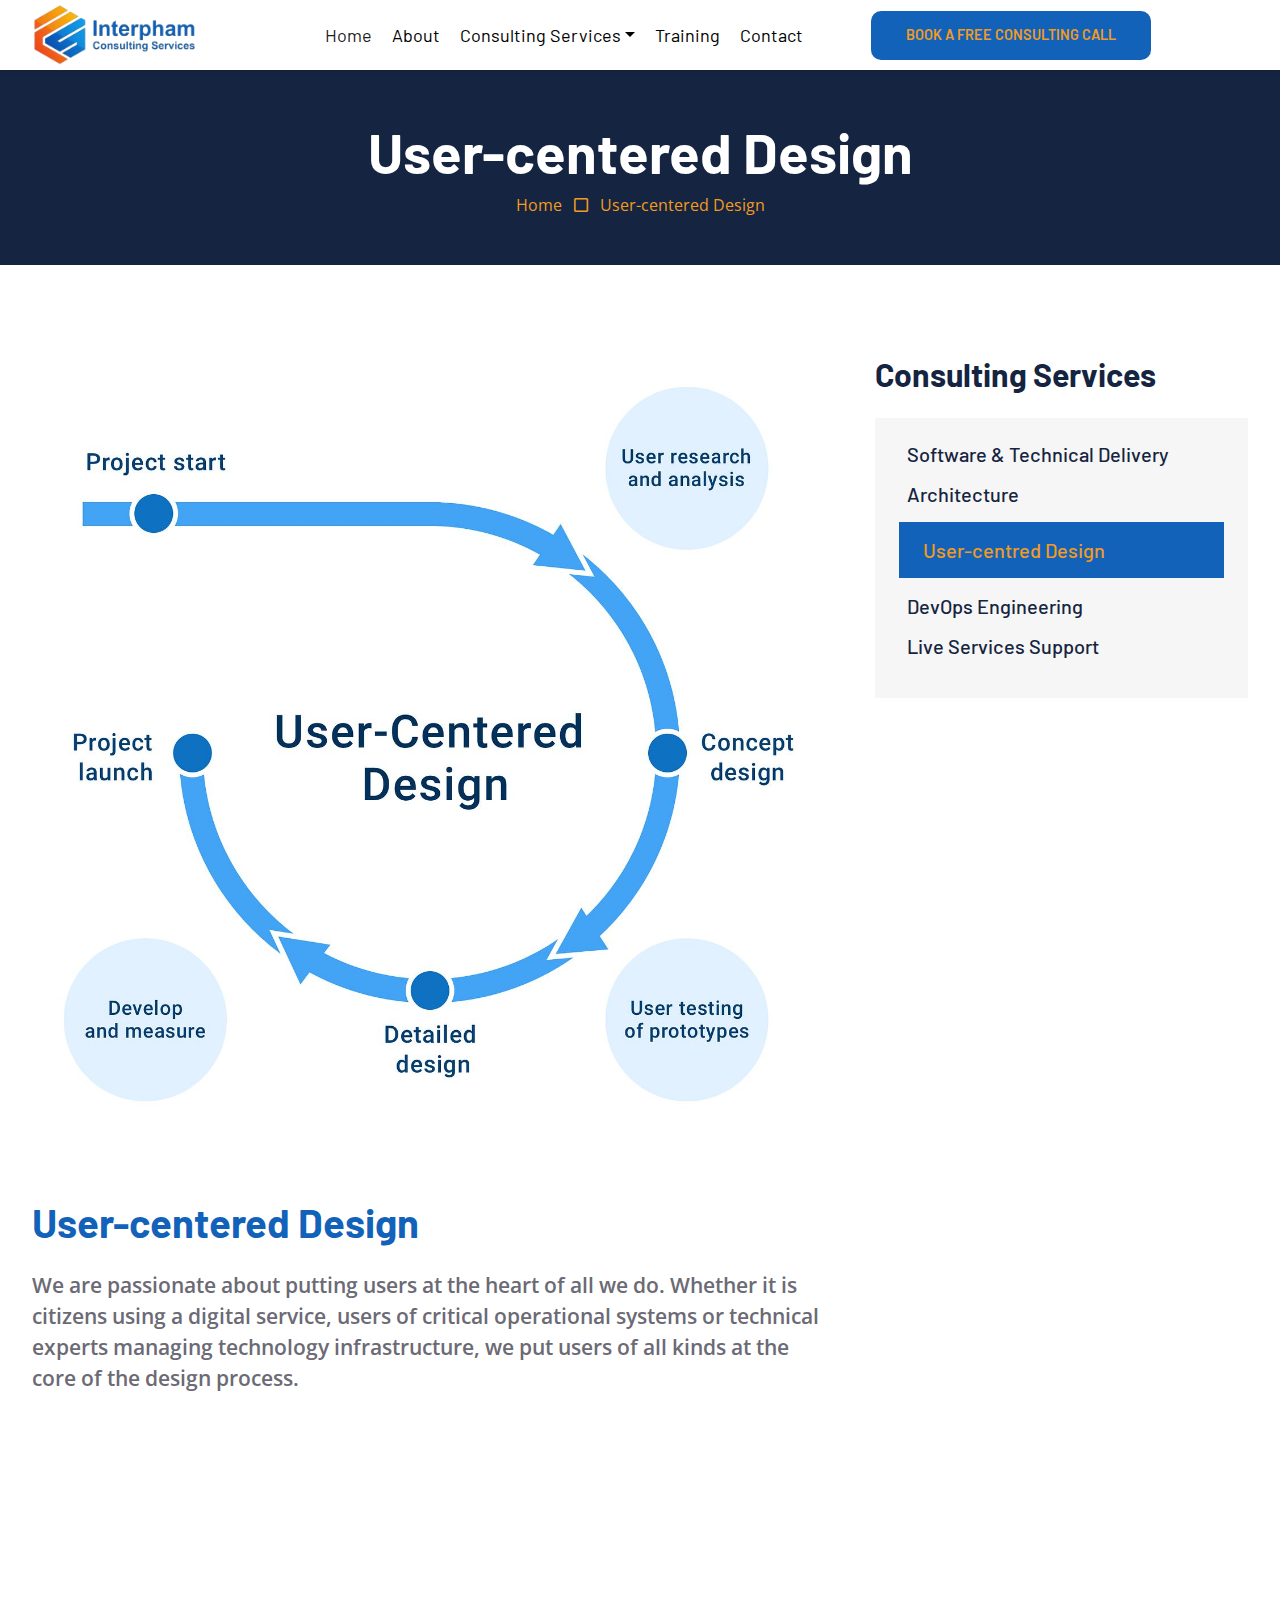
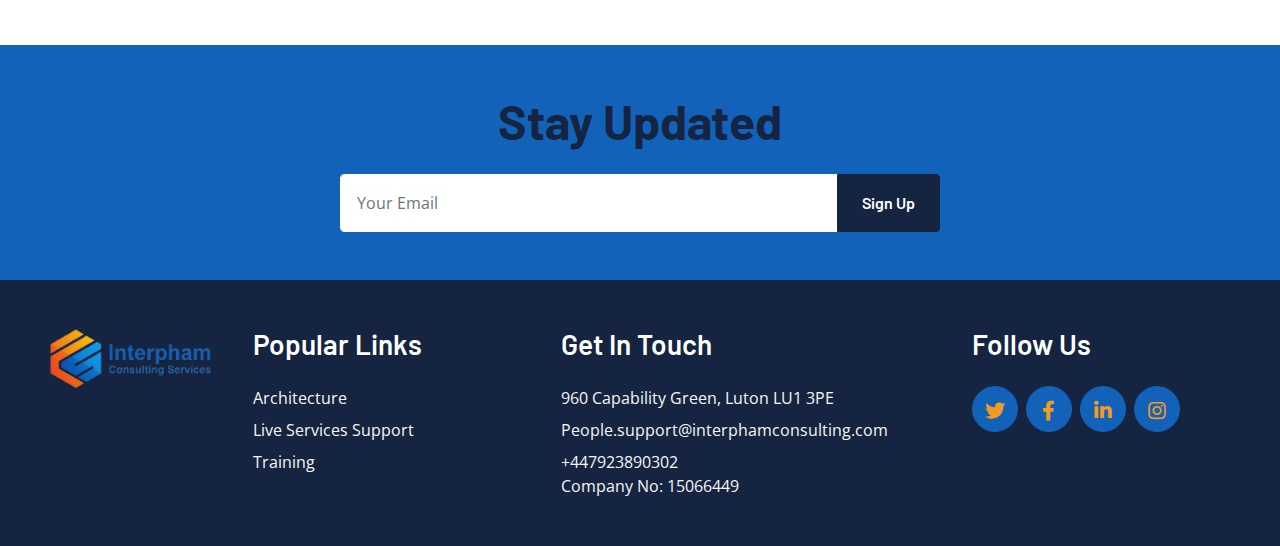
<file: usercenter.html>
<!DOCTYPE html>
<html lang="en">

<head>
    <meta charset="utf-8">
    <title>INTERPHAM CONSULTING - We embrace sustainability </title>
    <meta content="width=device-width, initial-scale=1.0" name="viewport">
    <meta content="Free HTML Templates" name="keywords">
    <meta content="Free HTML Templates" name="description">

    <!-- Favicon -->
    <link href="img/favicon.ico" rel="icon">

    <!-- Google Web Fonts -->
    <link rel="preconnect" href="https://fonts.googleapis.com">
    <link rel="preconnect" href="https://fonts.gstatic.com" crossorigin>
    <link href="https://fonts.googleapis.com/css2?family=Barlow:wght@500;600;700&family=Open+Sans:wght@400;600&display=swap" rel="stylesheet"> 

    <!-- Icon Font Stylesheet -->
    <link href="https://cdnjs.cloudflare.com/ajax/libs/font-awesome/5.10.0/css/all.min.css" rel="stylesheet">
    <link href="https://cdn.jsdelivr.net/npm/bootstrap-icons@1.4.1/font/bootstrap-icons.css" rel="stylesheet">

    <!-- Libraries Stylesheet -->
    <link href="lib/owlcarousel/assets/owl.carousel.min.css" rel="stylesheet">

    <!-- Customized Bootstrap Stylesheet -->
    <link href="css/bootstrap.min.css" rel="stylesheet">

    <!-- Template Stylesheet -->
    <link href="css/style.css" rel="stylesheet">
</head>


    <!-- Navbar Start -->
    <nav class="navbar navbar-expand-lg bg-white navbar-light shadow-sm px-5 py-3 py-lg-0">
        <a href="index.html" class="navbar-brand p-0">
            <img src="img/logointerpham.png" alt="logo" class="logoimg">
        </a>
        <button class="navbar-toggler" type="button" data-bs-toggle="collapse" data-bs-target="#navbarCollapse">
            <span class="navbar-toggler-icon"></span>
        </button>
        <div class="collapse navbar-collapse" id="navbarCollapse">
            <div class="navbar-nav ms-auto ">
                <a href="index.html" class="nav-item nav-link active">Home</a>
                <a href="about.html" class="nav-item nav-link">About</a>
                <div class="nav-item dropdown">
                    <a href="#" class="nav-link dropdown-toggle" data-bs-toggle="dropdown">Consulting Services</a>
                    <div class="dropdown-menu m-0">
                        <a href="software-delivery.html" class="dropdown-item">Software, Technical Delivery</a>
                        <a href="architecture.html" class="dropdown-item">Architecture</a>
                        <a href="usercenter.html" class="dropdown-item">User-centred Design</a>
                        <a href="devopsengineering.html" class="dropdown-item">DevOps, Cloud & Platform Engineering</a>
                        <a href="liveservices.html" class="dropdown-item">Live Services Support</a>
                    </div>
                </div>
                <a href="training.html" class="nav-item nav-link">Training</a>
                <a href="contact.html" class="nav-item nav-link">Contact</a>
            </div>
            <button class="nav-but" style="margin-left: 4em;"><a href="contact.html" style="color: #F29B20;">BOOK A FREE CONSULTING CALL</a></button>
        </div>
    </nav>
    <!-- Navbar End -->


    <!-- Page Header Start -->
    <div class="container-fluid bg-dark p-5">
        <div class="row">
            <div class="col-12 text-center">
                <h1 class="display-4 text-white">User-centered Design</h1>
                <a href="index.html">Home</a>
                <i class="far fa-square text-primary px-2"></i>
                <a href="">User-centered Design</a>
            </div>
        </div>
    </div>
    <!-- Page Header End -->


    <!-- Blog Start -->
    <div class="container-fluid py-6 px-5">
        <div class="row g-5">
            <div class="col-lg-8">
                <!-- Blog Detail Start -->
                <div class="mb-5">
                    <img class="img-fluid w-100 mb-5" src="img/usercenter.jpg" alt="">
                    <h1 class="mb-4" style="color: #1262BA;">User-centered Design</h1>
                    <p style="font-weight: 600; font-size: 1.3em;">
                        We are passionate about putting users at the heart of all we do. Whether it is citizens using a digital service, 
                        users of critical operational systems or technical experts managing technology infrastructure, we put users of 
                        all kinds at the core of the design process.
                    </p>
                </div>
                <!-- Blog Detail End -->
            </div>

            <!-- Sidebar Start -->
            <div class="col-lg-4">
                <!-- Category Start -->
                <div class="mb-5">
                    <h2 class="mb-4">Consulting Services</h2>
                    <div class="d-flex flex-column justify-content-start bg-secondary p-4">
                        <a class="h5 mb-3" href="software-delivery.html"><i class="text-primary me-2"></i>Software & Technical Delivery</a>
                        <a class="h5 mb-3" href="architecture.html"><i class="text-primary me-2"></i>Architecture</a>
                        <a class="h5 mb-3 actived" href="usercenter.html"><i class="text-primary me-2"></i>User-centred Design</a>
                        <a class="h5 mb-3" href="devopsengineering.html"><i class="text-primary me-2"></i>DevOps Engineering</a>
                        <a class="h5 mb-3" href="liveservices.html"><i class="text-primary me-2"></i>Live Services Support</a>
                    </div>
                </div>
            </div>
            <!-- Sidebar End -->
        </div>
    </div>
    <!-- Blog End -->


    <!-- Footer Start -->
    <div class="container-fluid bg-primary text-secondary p-5" style="margin-top: 7em;">
        <div class="row g-5">
            <div class="col-12 text-center">
                <h1 class="display-5 mb-4">Stay Updated</h1>
                <form class="mx-auto" style="max-width: 600px;">
                    <div class="input-group">
                        <input type="text" class="form-control border-white p-3" placeholder="Your Email">
                        <button class="btn btn-dark px-4">Sign Up</button>
                    </div>
                </form>
            </div>
        </div>
    </div>
    <div class="container-fluid bg-dark text-secondary p-5">
        <div class="row g-5">
            <div class="col-lg-2 col-md-6">
                <!-- <h3 class="text-white mb-4">Quick Links</h3> -->
                <div class="d-flex flex-column justify-content-start">
                    <a class="text-secondary mb-2" href="index.html"> <img src="img/logointerpham.png" alt="logo" style="width: 170px;"></a>
                </div>
            </div>
            <div class="col-lg-3 col-md-6">
                <h3 class="text-white mb-4">Popular Links</h3>
                <div class="d-flex flex-column justify-content-start">
                    <a class="text-secondary mb-2" href="architecture.html">Architecture</a>
                    <a class="text-secondary mb-2" href="liveservices.html">Live Services Support</a>
                    <a class="text-secondary mb-2" href="training.html">Training</a>
                </div>
            </div>
            <div class="col-lg-4 col-md-6">
                <h3 class="text-white mb-4">Get In Touch</h3>
                <p class="mb-2">960 Capability Green, Luton LU1 3PE</p>
                <p class="mb-2">People.support@interphamconsulting.com</p>
                <p class="mb-0">+447923890302</p>
                <p class="mb-0">Company No: 15066449</p>
            </div>
            <div class="col-lg-3 col-md-6">
                <h3 class="text-white mb-4">Follow Us</h3>
                <div class="d-flex">
                    <a class="btn btn-lg btn-primary btn-lg-square rounded-circle me-2" href="#"><i class="fab fa-twitter fw-normal"></i></a>
                    <a class="btn btn-lg btn-primary btn-lg-square rounded-circle me-2" href="#"><i class="fab fa-facebook-f fw-normal"></i></a>
                    <a class="btn btn-lg btn-primary btn-lg-square rounded-circle me-2" href="#"><i class="fab fa-linkedin-in fw-normal"></i></a>
                    <a class="btn btn-lg btn-primary btn-lg-square rounded-circle" href="#"><i class="fab fa-instagram fw-normal"></i></a>
                </div>
            </div>
        </div>
    </div>
    <!-- Footer End -->


    <!-- Back to Top -->
    <a href="#" class="btn btn-lg btn-primary btn-lg-square rounded-circle back-to-top"><i class="bi bi-arrow-up"></i></a>


    <!-- JavaScript Libraries -->
    <script src="https://code.jquery.com/jquery-3.4.1.min.js"></script>
    <script src="https://cdn.jsdelivr.net/npm/bootstrap@5.0.0/dist/js/bootstrap.bundle.min.js"></script>
    <script src="lib/easing/easing.min.js"></script>
    <script src="lib/waypoints/waypoints.min.js"></script>
    <script src="lib/owlcarousel/owl.carousel.min.js"></script>

    <!-- Template Javascript -->
    <script src="js/main.js"></script>
</body>

</html>
</file>
<file: css/style.css>
/********** Template CSS **********/
:root {
    --primary: #F29B20;
    --secondary: #F6F6F6;
    --light: #FFFFFF;
    --dark: #152440;
    --color: #1262BA;
    --color2: #F29B20;
    --color3: #5294CF;
    --color: #ED5C1D;
}

h1,
h2,
.font-weight-bold {
    font-weight: 700 !important;
}

h3,
h4,
.font-weight-semi-bold {
    font-weight: 600 !important;
}

h5,
h6,
.font-weight-medium {
    font-weight: 500 !important;
}

.pt-6 {
    padding-top: 90px;
}

.pb-6 {
    padding-bottom: 90px;
}

.py-6 {
    padding-top: 90px;
    padding-bottom: 90px;
}

.btn {
    font-family: 'Barlow', sans-serif;
    font-weight: 600;
    transition: .5s;
}

.logoimg{
    width: 170px !important;
}

@media (max-width: 960px) {
    .logoimg{
        width: 130px !important;
    }
    .nav-but{
        margin-left: 0em !important;
    }
}

.btn-primary {
    /* color: #FFFFFF; */
    color: #F29B20;
}

.btn-square {
    width: 36px;
    height: 36px;
}

.btn-sm-square {
    width: 28px;
    height: 28px;
}

.btn-lg-square {
    width: 46px;
    height: 46px;
}

.btn-square,
.btn-sm-square,
.btn-lg-square {
    padding-left: 0;
    padding-right: 0;
    text-align: center;
}

.back-to-top {
    position: fixed;
    display: none;
    right: 45px;
    bottom: 45px;
    z-index: 99;
}

.top-shape::before {
    position: absolute;
    content: "";
    width: 35px;
    height: 100%;
    top: 0;
    left: -17px;
    background: var(--primary);
    transform: skew(40deg);
}

.navbar-light .navbar-nav .nav-link {
    font-family: 'Barlow', sans-serif;
    padding: 20px 10px;
    font-size: 18px;
    /* text-transform: uppercase; */
    color: #000;
    outline: none;
    transition: .5s;
}

.nav-but{
    border: none;   
    font-family: 'Barlow', sans-serif;
    font-style: normal;
    font-weight: 600;
    font-size: 0.9em;
    line-height: 28px;
    text-align: center;
    color: #F29B20;
    cursor: pointer;
    width: 280px;
    height: 49px;
    background: #1262BA;
    border-radius: 10px;
}

.sticky-top.navbar-light .navbar-nav .nav-link {
    padding: 25px 15px;
}

.navbar-light .navbar-nav .nav-link:hover,
.navbar-light .navbar-nav {
    color: #F29B20;
}

.navbar-collapse {
    align-items: center;
    justify-content: center !important;
    margin: auto !important;
    z-index: 200;
}

@media (max-width: 991.98px) {
    .navbar-light .navbar-nav .nav-link  {
        padding: 10px 0;
    }
    .navbar-collapse{
        padding: 2em;
        background-color: #fff;
    }
}

.carousel-caption {
    top: 0;
    left: 0;
    right: 0;
    bottom: 0;
    background: rgba(21, 36, 64, .7);
    z-index: 1;
}

@media (max-width: 576px) {
    .carousel-caption h5 {
        font-size: 14px;
        font-weight: 500 !important;
    }

    .carousel-caption h1 {
        font-size: 30px;
        font-weight: 600 !important;
    }
}

.actived{
    background-color: #1262BA;
    color:#F29B20;
    padding: 1rem 1rem;
}

.actived:hover{
    background-color: #1262BA;
    color:#F29B20;
    padding: 1rem 1rem;
}

.carousel-control-prev,
.carousel-control-next {
    width: 10%;
}

.carousel-control-prev-icon,
.carousel-control-next-icon {
    width: 3rem;
    height: 3rem;
}

.dropdown-item {
    display: block;
    width: 100%;
    padding: 0.25rem 1rem;
    padding-bottom: 1.2em !important;
    clear: both;
    font-weight: 400;
    color: #212529;
    text-align: inherit;
    white-space: nowrap;
    background-color: transparent;
    border: 0;
}

.flex-hold{
    display: flex !important;
    justify-content: space-between !important;
}

.service-item {
    position: relative;
    overflow: hidden;
    height: 350px;
    display: flex;
    flex-direction: column;
    align-items: center;
    justify-content: center;
    transition: .3s;
}

.service-item::after {
    position: absolute;
    content: "";
    width: 100%;
    height: 50px;
    bottom: -50px;
    left: 0;
    background: var(--light);
    border-radius: 100% 100% 0 0;
    box-shadow: 0px -10px 5px #EEEEEE;
    transition: .5s;
}

.service-item:hover::after {
    bottom: -25px;
}

.service-item p {
    transition: .3s;
}

.service-item:hover p {
    margin-bottom: 25px !important;
}

.team-item img {
    transform: scale(1.15);
    margin-left: -30px;
    transition: .5s;
}

.team-item:hover img {
    margin-left: 0;
}

.team-item .team-text {
    left: -100%;
    transition: .5s;
}

.team-item .team-text::after {
    position: absolute;
    content: "";
    width: 0;
    height: 0;
    top: 50%;
    right: -60px;
    margin-top: -30px;
    border: 30px solid;
    border-color: transparent transparent transparent var(--primary);
}

.team-item:hover .team-text {
    left: 0;
}

.testimonial-carousel .owl-nav {
    margin-top: 30px;
    display: flex;
    justify-content: start;
}

.testimonial-carousel .owl-nav .owl-prev,
.testimonial-carousel .owl-nav .owl-next{
    position: relative;
    margin: 0 5px;
    width: 45px;
    height: 45px;
    display: flex;
    align-items: center;
    justify-content: center;
    color: #FFFFFF;
    background: var(--primary);
    font-size: 22px;
    border-radius: 45px;
    transition: .5s;
}

.testimonial-carousel .owl-nav .owl-prev:hover,
.testimonial-carousel .owl-nav .owl-next:hover {
    color: var(--dark);
}

.testimonial-carousel .owl-item img {
    width: 90px;
    height: 90px;
}

.blog-item img {
    transition: .5s;
}

.blog-item:hover img {
    transform: scale(1.1);
}

.fas{
    display: flex !important;
    justify-content: space-between !important;
}
</file>
